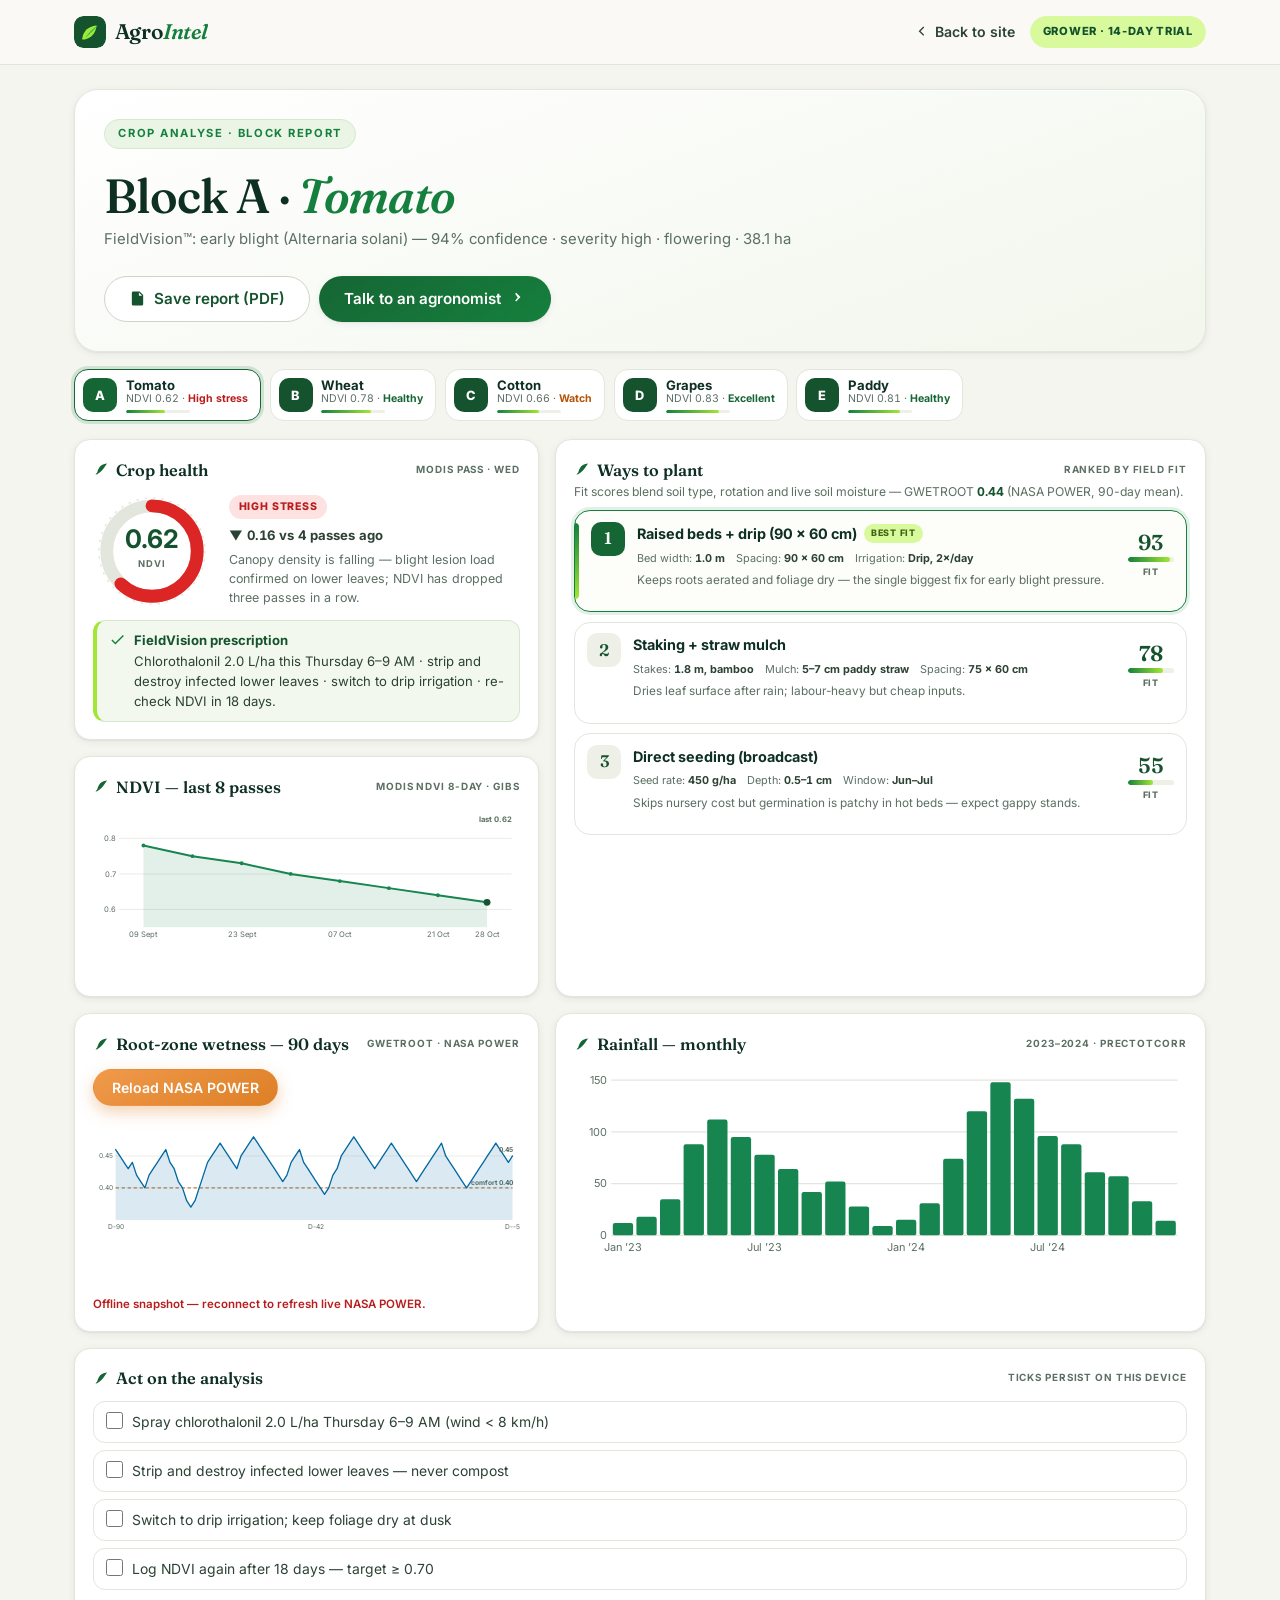
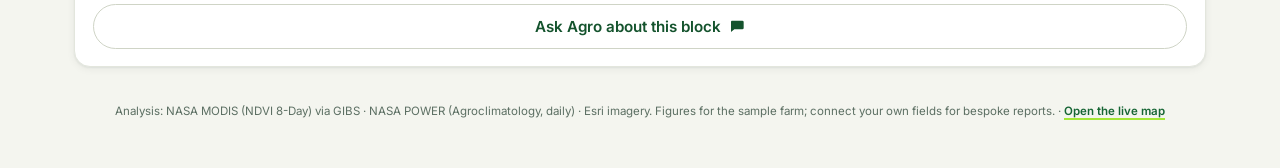
<file: analyse.html>
<!DOCTYPE html>
<html lang="en">
<head>
  <meta charset="UTF-8" />
  <meta name="viewport" content="width=device-width, initial-scale=1.0" />
  <meta name="description" content="Crop analysis report for GreenHarvest North — NDVI trends, root-zone moisture, rainfall and ranked ways to plant, powered by NASA MODIS and NASA POWER." />
  <title>Crop Analyse — GreenHarvest North · AgroIntel</title>
  <link rel="icon" href="data:image/svg+xml,%3Csvg xmlns='http://www.w3.org/2000/svg' viewBox='0 0 32 32'%3E%3Crect width='32' height='32' rx='8' fill='%2314532d'/%3E%3Cpath d='M22.5 9.5c-6.5.6-10.8 3.4-13 8.6-.8 1.9-1.2 3.9-1.2 5.4 1.5 0 3.5-.4 5.4-1.2 5.2-2.2 8-6.5 8.8-12.8z' fill='%23a3e635'/%3E%3Cpath d='M11 22c3.5-6 8-10 12.5-12.5C19 15 14.5 19 11 22z' fill='%2322c55e'/%3E%3C/svg%3E" />
  <link rel="preconnect" href="https://fonts.googleapis.com" />
  <link rel="preconnect" href="https://fonts.gstatic.com" crossorigin />
  <link href="https://fonts.googleapis.com/css2?family=Fraunces:ital,opsz,wght@0,9..144,400..700;1,9..144,400..700&family=Inter:wght@400;500;600;700&display=swap" rel="stylesheet" />
  <link rel="stylesheet" href="styles.css" />
  <link rel="stylesheet" href="get-started.css" />
  <link rel="stylesheet" href="analyse.css" />
</head>
<body class="an-body">

  <!-- Minimal top bar -->
  <header class="gs-topbar no-print">
    <div class="container gs-topbar-inner">
      <a href="index.html" class="logo" aria-label="AgroIntel — back to site">
        <svg class="logo-mark" viewBox="0 0 32 32" width="32" height="32" aria-hidden="true"><rect width="32" height="32" rx="9" fill="#14532d"/><path d="M22.6 9.4c-6.6.6-11 3.5-13.2 8.8-.8 2-1.2 4-1.2 5.4 1.5 0 3.4-.4 5.5-1.2 5.3-2.2 8.1-6.6 8.9-13z" fill="#a3e635"/><path d="M11.2 22.2c3.6-6.1 8.2-10.2 12.7-12.7-4.6 5-9.1 9.4-12.7 12.7z" fill="#22c55e"/></svg>
        <span class="logo-word">Agro<em>Intel</em></span>
      </a>
      <nav class="gs-topnav" aria-label="Report navigation">
        <a href="index.html" class="gs-back">
          <svg viewBox="0 0 24 24" width="16" height="16" aria-hidden="true"><path fill="currentColor" d="M15.3 5.3 13.9 3.9 7 10.8l6.9 6.9 1.4-1.4-5.5-5.5z"/></svg>
          Back to site
        </a>
        <span class="gs-plan-pill">Grower · 14-day trial</span>
      </nav>
    </div>
  </header>

  <main class="an-shell">
    <div class="container an-container">

      <!-- Report header -->
      <div class="an-head">
        <div class="an-head-copy">
          <span class="eyebrow">Crop Analyse · Block report</span>
          <h1 class="an-title">Block <span id="reportBlock">A</span> · <em id="reportCrop">Tomato</em></h1>
          <p class="an-sub" id="reportVerdict">FieldVision™: early blight (Alternaria solani) — 94% confidence · severity high · flowering · 38.1 ha</p>
        </div>
        <div class="an-head-actions no-print">
          <button class="btn btn-outline" id="printReportBtn" type="button">
            <svg viewBox="0 0 24 24" width="17" height="17" aria-hidden="true"><path fill="currentColor" d="M6 2h9l5 5v13a2 2 0 0 1-2 2H6a2 2 0 0 1-2-2V4a2 2 0 0 1 2-2zm8 1.5V8h4.5zM8 12h8v2H8zm0 4h8v2H8z"/></svg>
            Save report (PDF)
          </button>
          <a class="btn btn-primary" href="mailto:hello@agrointel.ag?subject=Block%20A%20—%20acting%20on%20my%20Crop%20Analyse%20report">Talk to an agronomist
            <svg viewBox="0 0 24 24" width="17" height="17" aria-hidden="true"><path fill="currentColor" d="M8.7 5.3 10.1 3.9 16.2 10l-6.1 6.1-1.4-1.4 3.7-3.7z"/></svg>
          </a>
        </div>
      </div>

      <!-- Block switcher -->
      <div class="crop-switch no-print" id="cropSwitch" role="tablist" aria-label="Choose a block"></div>

      <!-- Analysis grid -->
      <div class="an-grid">

        <!-- Score / NDVI gauge -->
        <section class="an-card an-score" aria-label="Crop health score">
          <h2 class="an-card-title">Crop health <span class="an-updated" id="anUpdated">MODIS pass · Wed</span></h2>
          <div class="gauge-row">
            <svg class="gauge" viewBox="0 0 120 120" role="img" aria-label="NDVI gauge">
              <circle cx="60" cy="60" r="54" fill="none" stroke="#e3e6dd" stroke-width="1.4" stroke-dasharray="2.5 6"/>
              <circle cx="60" cy="60" r="46" fill="none" stroke="#e3e6dd" stroke-width="13"/>
              <circle class="gauge-fill" id="gaugeFill" cx="60" cy="60" r="46" fill="none" stroke="#dc2626" stroke-width="13" stroke-linecap="round" stroke-dasharray="289" stroke-dashoffset="170" transform="rotate(-90 60 60)"/>
              <text x="60" y="57" text-anchor="middle" font-size="26" font-weight="700" fill="#14532d" font-family="Inter, sans-serif" id="gaugeValue">0.62</text>
              <text x="60" y="76" text-anchor="middle" font-size="9.5" font-weight="700" fill="#5c6f63" font-family="Inter, sans-serif" letter-spacing="1">NDVI</text>
            </svg>
            <div class="gauge-meta">
              <span class="severity-badge" id="severityBadge">High stress</span>
              <p class="gauge-delta" id="gaugeDelta">▼ 0.16 vs 4 passes ago</p>
              <p class="gauge-note" id="gaugeNote">Canopy density falling — blight lesion load confirmed on lower leaves.</p>
            </div>
          </div>
          <div class="an-rec" id="anRec">
            <svg viewBox="0 0 24 24" width="17" height="17" aria-hidden="true"><path fill="currentColor" d="M9 16.2 4.8 12l-1.4 1.4L9 19 21 7l-1.4-1.4z"/></svg>
            <div><strong>FieldVision prescription</strong><br />Chlorothalonil 2.0 L/ha this Thursday 6–9 AM · strip and destroy infected lower leaves · switch to drip irrigation · re-check NDVI in 18 days.</div>
          </div>
        </section>

        <!-- Ways to plant -->
        <section class="an-card an-planting" aria-label="Ways to plant">
          <div class="an-card-head">
            <h2 class="an-card-title">Ways to plant <span class="an-updated">ranked by field fit</span></h2>
            <p class="an-mini" id="plantBasis">Fit scores blend soil type, rotation and live soil moisture — GWETROOT <span id="gwetrootNow">0.45</span> (NASA POWER, 90-day mean).</p>
          </div>
          <div class="plant-list" id="plantList"></div>
        </section>

        <!-- NDVI history chart -->
        <section class="an-card an-ndvi" aria-label="NDVI history">
          <h2 class="an-card-title">NDVI — last 8 passes <span class="an-updated">MODIS NDVI 8-Day · GIBS</span></h2>
          <div class="chart-wrap" id="ndviChart" role="img" aria-label="Line chart of NDVI over the last eight MODIS passes"></div>
        </section>

        <!-- Root-zone moisture chart -->
        <section class="an-card an-gwet" aria-label="Root-zone wetness">
          <div class="an-card-head split">
            <h2 class="an-card-title">Root-zone wetness — 90 days <span class="an-updated">GWETROOT · NASA POWER</span></h2>
            <button class="btn btn-orange btn-sm no-print" id="reloadPowerBtn" type="button"><span class="btn-label">Reload NASA POWER</span></button>
          </div>
          <div class="chart-wrap" id="gwetChart" role="img" aria-label="Area chart of root-zone wetness over ninety days"></div>
          <p class="chart-status" id="gwetStatus">Loading NASA POWER…</p>
        </section>

        <!-- Rainfall chart -->
        <section class="an-card an-rain" aria-label="Monthly rainfall">
          <h2 class="an-card-title">Rainfall — monthly <span class="an-updated">2023–2024 · PRECTOTCORR</span></h2>
          <div class="chart-wrap" id="rainChart" role="img" aria-label="Bar chart of monthly precipitation 2023 to 2024"></div>
        </section>

        <!-- Actions checklist -->
        <section class="an-card an-actions" aria-label="Actions to take">
          <h2 class="an-card-title">Act on the analysis <span class="an-updated">ticks persist on this device</span></h2>
          <ul class="action-list" id="actionList"></ul>
          <div class="an-actions-footer no-print">
            <a href="index.html#ask" class="btn btn-outline btn-block">Ask Agro about this block
              <svg viewBox="0 0 24 24" width="16" height="16" aria-hidden="true"><path fill="currentColor" d="M4 4h16a2 2 0 0 1 2 2v9a2 2 0 0 1-2 2H8l-5 4V6a2 2 0 0 1 1-2zm4 6h8v2H8zm0-3.5h8v2H8z"/></svg>
            </a>
          </div>
        </section>

      </div>

      <p class="data-credit">Analysis: NASA MODIS (NDVI 8-Day) via GIBS · NASA POWER (Agroclimatology, daily) · Esri imagery. Figures for the sample farm; connect your own fields for bespoke reports. · <a href="index.html#analysis" class="inline-link">Open the live map</a></p>
    </div>
  </main>

  <script src="analyse.js"></script>
</body>
</html>
</file>
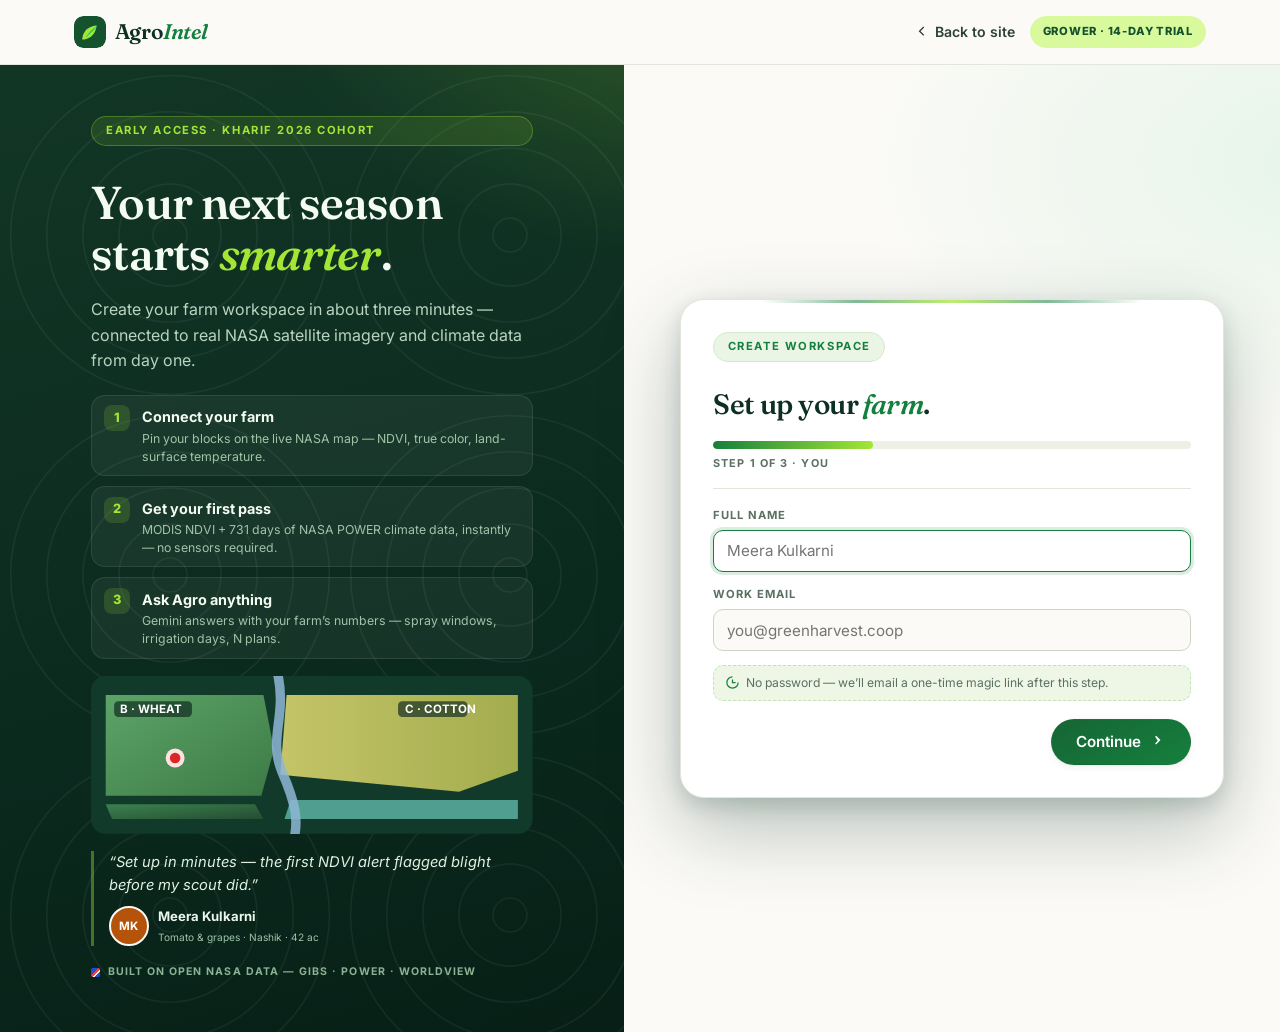
<file: get-started.html>
<!DOCTYPE html>
<html lang="en">
<head>
  <meta charset="UTF-8" />
  <meta name="viewport" content="width=device-width, initial-scale=1.0" />
  <meta name="description" content="Create your AgroIntel workspace in minutes — connect your farm to NASA GIBS satellite imagery and NASA POWER climate data, and get your first NDVI alert free." />
  <title>Get started — AgroIntel</title>
  <link rel="icon" href="data:image/svg+xml,%3Csvg xmlns='http://www.w3.org/2000/svg' viewBox='0 0 32 32'%3E%3Crect width='32' height='32' rx='8' fill='%2314532d'/%3E%3Cpath d='M22.5 9.5c-6.5.6-10.8 3.4-13 8.6-.8 1.9-1.2 3.9-1.2 5.4 1.5 0 3.5-.4 5.4-1.2 5.2-2.2 8-6.5 8.8-12.8z' fill='%23a3e635'/%3E%3Cpath d='M11 22c3.5-6 8-10 12.5-12.5C19 15 14.5 19 11 22z' fill='%2322c55e'/%3E%3C/svg%3E" />
  <link rel="preconnect" href="https://fonts.googleapis.com" />
  <link rel="preconnect" href="https://fonts.gstatic.com" crossorigin />
  <link href="https://fonts.googleapis.com/css2?family=Fraunces:ital,opsz,wght@0,9..144,400..700;1,9..144,400..700&family=Inter:wght@400;500;600;700&display=swap" rel="stylesheet" />
  <link rel="stylesheet" href="styles.css" />
  <link rel="stylesheet" href="get-started.css" />
</head>
<body class="gs-body">

  <!-- Minimal top bar -->
  <header class="gs-topbar">
    <div class="container gs-topbar-inner">
      <a href="index.html" class="logo" aria-label="AgroIntel — back to site">
        <svg class="logo-mark" viewBox="0 0 32 32" width="32" height="32" aria-hidden="true"><rect width="32" height="32" rx="9" fill="#14532d"/><path d="M22.6 9.4c-6.6.6-11 3.5-13.2 8.8-.8 2-1.2 4-1.2 5.4 1.5 0 3.4-.4 5.5-1.2 5.3-2.2 8.1-6.6 8.9-13z" fill="#a3e635"/><path d="M11.2 22.2c3.6-6.1 8.2-10.2 12.7-12.7-4.6 5-9.1 9.4-12.7 12.7z" fill="#22c55e"/></svg>
        <span class="logo-word">Agro<em>Intel</em></span>
      </a>
      <nav class="gs-topnav" aria-label="Get started navigation">
        <a href="index.html" class="gs-back">
          <svg viewBox="0 0 24 24" width="16" height="16" aria-hidden="true"><path fill="currentColor" d="M15.3 5.3 13.9 3.9 7 10.8l6.9 6.9 1.4-1.4-5.5-5.5z"/></svg>
          Back to site
        </a>
        <span class="gs-plan-pill" id="planPill" title="Selected plan">Grower · 14-day trial</span>
      </nav>
    </div>
  </header>

  <main class="gs-shell">
    <!-- LEFT RAIL: pitch + proof -->
    <aside class="gs-rail" aria-label="Why AgroIntel">
      <div class="gs-rail-inner">
        <span class="eyebrow light">Early access · Kharif 2026 cohort</span>
        <h1 class="gs-title">Your next season starts <em>smarter</em>.</h1>
        <p class="gs-sub">Create your farm workspace in about three minutes — connected to real NASA satellite imagery and climate data from day one.</p>

        <ol class="gs-steps-preview">
          <li><span class="gs-step-num">1</span><div><strong>Connect your farm</strong><small>Pin your blocks on the live NASA map — NDVI, true color, land-surface temperature.</small></div></li>
          <li><span class="gs-step-num">2</span><div><strong>Get your first pass</strong><small>MODIS NDVI + 731 days of NASA POWER climate data, instantly — no sensors required.</small></div></li>
          <li><span class="gs-step-num">3</span><div><strong>Ask Agro anything</strong><small>Gemini answers with your farm’s numbers — spray windows, irrigation days, N plans.</small></div></li>
        </ol>

        <!-- Decorative mini map -->
        <svg class="gs-minimap" viewBox="0 0 420 150" aria-hidden="true">
          <defs>
            <linearGradient id="gsW" x1="0" y1="0" x2="1" y2="1"><stop offset="0" stop-color="#5da468"/><stop offset="1" stop-color="#3c7a45"/></linearGradient>
            <linearGradient id="gsC" x1="0" y1="0" x2="1" y2="0"><stop offset="0" stop-color="#c4c468"/><stop offset="1" stop-color="#a3ad4e"/></linearGradient>
            <linearGradient id="gsT" x1="0" y1="0" x2="1" y2="1"><stop offset="0" stop-color="#3f8a52"/><stop offset="1" stop-color="#274f33"/></linearGradient>
          </defs>
          <rect width="420" height="150" rx="14" fill="#123a2a"/>
          <path d="M14 18h150l10 52-12 44H14z" fill="url(#gsW)"/>
          <path d="M14 122h142l8 14H20z" fill="url(#gsT)" opacity="0.9"/>
          <path d="M186 18h220v72l-56 20-170-16z" fill="url(#gsC)"/>
          <path d="M190 118h216v18H184z" fill="#4f9e8f"/>
          <path d="M178 0c8 40-10 60 4 92s14 46 12 58" stroke="#8fb8d8" stroke-width="9" fill="none" stroke-linecap="round" opacity="0.85"/>
          <g font-family="Inter, sans-serif" font-size="11" font-weight="700" fill="#ffffff">
            <rect x="22" y="24" rx="4" width="74" height="15" fill="#0a241b" fill-opacity="0.65"/><text x="28" y="35">B · WHEAT</text>
            <rect x="292" y="24" rx="4" width="66" height="15" fill="#0a241b" fill-opacity="0.65"/><text x="299" y="35">C · COTTON</text>
          </g>
          <g class="gs-ping"><circle cx="80" cy="78" r="9" fill="#fee2e2"/><circle cx="80" cy="78" r="5" fill="#dc2626"/></g>
        </svg>

        <figure class="gs-quote">
          <blockquote>“Set up in minutes — the first NDVI alert flagged blight before my scout did.”</blockquote>
          <figcaption><span class="avatar a2">MK</span><span><strong>Meera Kulkarni</strong><small>Tomato &amp; grapes · Nashik · 42 ac</small></span></figcaption>
        </figure>

        <p class="gs-nasabadge"><span class="nasa-badge-dot" aria-hidden="true"></span>Built on open NASA data — GIBS · POWER · Worldview</p>
      </div>
    </aside>

    <!-- RIGHT RAIL: the wizard -->
    <div class="gs-pane">
      <!-- Sign-in mode (shown with ?mode=signin) -->
      <section class="gs-card gs-signin" id="signinPanel" hidden aria-labelledby="signinTitle">
        <span class="eyebrow">Welcome back</span>
        <h2 id="signinTitle">Email me a <em>magic link</em>.</h2>
        <p class="gs-card-sub">No passwords — we’ll send a one-time sign-in link to your work email.</p>
        <form id="signinForm" class="gs-form" novalidate>
          <label for="signinEmail">Work email</label>
          <input type="email" id="signinEmail" name="email" placeholder="you@greenharvest.coop" autocomplete="email" required />
          <button type="submit" class="btn btn-primary btn-block btn-lg">Send magic link
            <svg viewBox="0 0 24 24" width="18" height="18" aria-hidden="true"><path fill="currentColor" d="M3 20.5 22 12 3 3.5v6.6L15 12 3 13.9z"/></svg>
          </button>
          <p class="gs-switch">New here? <a href="get-started.html" class="inline-link">Create a workspace</a></p>
        </form>
        <div class="gs-note" id="signinDone" hidden>
          <svg viewBox="0 0 24 24" width="22" height="22" aria-hidden="true"><path fill="currentColor" d="M9 16.2 4.8 12l-1.4 1.4L9 19 21 7l-1.4-1.4z"/></svg>
          <p><strong>Signed in as <span id="signinDoneEmail">your inbox</span>.</strong> Taking you to your farm view… (Demo build: nothing was actually emailed, and no real account was created — nothing left this browser.)</p>
        </div>
      </section>

      <!-- Onboarding wizard -->
      <section class="gs-card" id="wizardPanel" aria-labelledby="wizardTitle">
        <div class="gs-card-head">
          <div>
            <span class="eyebrow">Create workspace</span>
            <h2 id="wizardTitle">Set up your <em>farm</em>.</h2>
          </div>
          <div class="gs-progress" role="group" aria-label="Onboarding progress">
            <div class="gs-progress-track"><div class="gs-progress-fill" id="progressFill" style="width:33.33%"></div></div>
            <span class="gs-step-count" id="stepCount">Step 1 of 3 · You</span>
          </div>
        </div>

        <form id="wizardForm" novalidate>
          <!-- STEP 1: About you -->
          <fieldset class="gs-step" data-step="1">
            <legend class="sr-only">About you</legend>
            <div class="gs-field">
              <label for="gsName">Full name</label>
              <input type="text" id="gsName" name="name" placeholder="Meera Kulkarni" autocomplete="name" required />
              <span class="gs-error" id="err-name" hidden>Tell us your name (at least 2 characters).</span>
            </div>
            <div class="gs-field">
              <label for="gsEmail">Work email</label>
              <input type="email" id="gsEmail" name="email" placeholder="you@greenharvest.coop" autocomplete="email" required />
              <span class="gs-error" id="err-email" hidden>Enter a valid work email (e.g. you@greenharvest.coop).</span>
            </div>
            <p class="gs-magicnote">
              <svg viewBox="0 0 24 24" width="15" height="15" aria-hidden="true"><path fill="currentColor" d="M12 2a10 10 0 1 0 10 10h-2a8 8 0 1 1-8-8zm1 5h-2v6h6v-2h-4z"/></svg>
              No password — we’ll email a one-time magic link after this step.
            </p>
            <div class="gs-nav-row">
              <span></span>
              <button type="button" class="btn btn-primary" data-next>Continue
                <svg viewBox="0 0 24 24" width="17" height="17" aria-hidden="true"><path fill="currentColor" d="M8.7 5.3 10.1 3.9 16.2 10l-6.1 6.1-1.4-1.4 3.7-3.7z"/></svg>
              </button>
            </div>
          </fieldset>

          <!-- STEP 2: Your farm -->
          <fieldset class="gs-step" data-step="2" hidden>
            <legend class="sr-only">Your farm</legend>
            <div class="gs-field">
              <label for="gsFarmName">Farm name</label>
              <input type="text" id="gsFarmName" name="farm" placeholder="GreenHarvest North" autocomplete="organization" required />
              <span class="gs-error" id="err-farm" hidden>Name the farm — at least 2 characters.</span>
            </div>
            <div class="gs-field-row">
              <div class="gs-field">
                <label for="gsFarmSize">Farm size</label>
                <select id="gsFarmSize" name="size" required>
                  <option value="" selected disabled>Select…</option>
                  <option value="small">Under 25 acres / 10 ha</option>
                  <option value="medium">25–250 acres / 10–100 ha</option>
                  <option value="large">250–2,500 acres / 100–1,000 ha</option>
                  <option value="estate">2,500+ acres / co-op or estate</option>
                </select>
                <span class="gs-error" id="err-size" hidden>Pick the closest size bracket.</span>
              </div>
              <div class="gs-field">
                <label for="gsCountry">Country</label>
                <select id="gsCountry" name="country">
                  <option value="IN" selected>India</option>
                  <option value="US">United States</option>
                  <option value="BR">Brazil</option>
                  <option value="AR">Argentina</option>
                  <option value="CN">China</option>
                  <option value="AU">Australia</option>
                  <option value="KE">Kenya</option>
                  <option value="NG">Nigeria</option>
                  <option value="ID">Indonesia</option>
                  <option value="TH">Thailand</option>
                  <option value="ES">Spain</option>
                  <option value="FR">France</option>
                  <option value="DE">Germany</option>
                  <option value="GB">United Kingdom</option>
                  <option value="OTHER">Other</option>
                </select>
              </div>
            </div>
            <div class="gs-field">
              <span class="gs-label" id="cropGroupLabel">Primary crops <small>(pick any)</small></span>
              <div class="chip-row" id="cropChips" role="group" aria-labelledby="cropGroupLabel">
                <button type="button" class="gs-chip" data-crop="Wheat" aria-pressed="false">Wheat</button>
                <button type="button" class="gs-chip" data-crop="Rice / Paddy" aria-pressed="false">Rice / Paddy</button>
                <button type="button" class="gs-chip" data-crop="Tomato" aria-pressed="false">Tomato</button>
                <button type="button" class="gs-chip" data-crop="Cotton" aria-pressed="false">Cotton</button>
                <button type="button" class="gs-chip" data-crop="Maize" aria-pressed="false">Maize</button>
                <button type="button" class="gs-chip" data-crop="Grapes" aria-pressed="false">Grapes</button>
                <button type="button" class="gs-chip" data-crop="Soybean" aria-pressed="false">Soybean</button>
                <button type="button" class="gs-chip" data-crop="Sugarcane" aria-pressed="false">Sugarcane</button>
                <button type="button" class="gs-chip" data-crop="Other" aria-pressed="false">Other</button>
              </div>
            </div>
            <fieldset class="gs-field gs-goals">
              <legend class="gs-label">What matters most? <small>(pick any)</small></legend>
              <label class="gs-check"><input type="checkbox" name="goals" value="disease" checked /><span>Disease &amp; pest alerts</span></label>
              <label class="gs-check"><input type="checkbox" name="goals" value="irrigation" checked /><span>Irrigation scheduling (GWETROOT)</span></label>
              <label class="gs-check"><input type="checkbox" name="goals" value="yield" /><span>Yield tracking &amp; forecasts</span></label>
              <label class="gs-check"><input type="checkbox" name="goals" value="spray" /><span>Spray-window planning</span></label>
            </fieldset>
            <div class="gs-nav-row">
              <button type="button" class="btn btn-ghost" data-back>
                <svg viewBox="0 0 24 24" width="17" height="17" aria-hidden="true"><path fill="currentColor" d="M15.3 5.3 13.9 3.9 7 10.8l6.9 6.9 1.4-1.4-5.5-5.5z"/></svg>
                Back
              </button>
              <button type="button" class="btn btn-primary" data-next>Continue
                <svg viewBox="0 0 24 24" width="17" height="17" aria-hidden="true"><path fill="currentColor" d="M8.7 5.3 10.1 3.9 16.2 10l-6.1 6.1-1.4-1.4 3.7-3.7z"/></svg>
              </button>
            </div>
          </fieldset>

          <!-- STEP 3: Connect data -->
          <fieldset class="gs-step" data-step="3" hidden>
            <legend class="sr-only">Connect data sources</legend>
            <p class="gs-card-sub">Choose what feeds your workspace — everything here is open NASA data unless noted.</p>
            <div class="source-list">
              <label class="source-card">
                <input type="checkbox" name="sources" value="gibs" checked />
                <span class="source-body">
                  <span class="source-title">NASA satellite imagery <em class="rec-pill">Recommended</em></span>
                  <span class="source-desc">MODIS True Color · NDVI 8-Day · Land Surface Temp — via GIBS, dated and opacity-tunable.</span>
                </span>
                <span class="source-toggle" aria-hidden="true"></span>
              </label>
              <label class="source-card">
                <input type="checkbox" name="sources" value="power" checked />
                <span class="source-body">
                  <span class="source-title">NASA POWER climate <em class="rec-pill">Recommended</em></span>
                  <span class="source-desc">731 days of rainfall, temperature and root-zone wetness (GWETROOT) — updates continuously.</span>
                </span>
                <span class="source-toggle" aria-hidden="true"></span>
              </label>
              <label class="source-card">
                <input type="checkbox" name="sources" value="sentinel" />
                <span class="source-body">
                  <span class="source-title">Sentinel-2, weekly <em class="opt-pill">Grower plan</em></span>
                  <span class="source-desc">10 m resolution, weekly tasking. Included in Grower; available as add-on for Starter.</span>
                </span>
                <span class="source-toggle" aria-hidden="true"></span>
              </label>
              <label class="source-card">
                <input type="checkbox" name="sources" value="probes" />
                <span class="source-body">
                  <span class="source-title">Soil probes / IoT <em class="opt-pill">Optional</em></span>
                  <span class="source-desc">Bring your own sensors (Modbus / LoRaWAN) — AgroIntel ingests readings automatically.</span>
                </span>
                <span class="source-toggle" aria-hidden="true"></span>
              </label>
            </div>
            <label class="gs-check gs-consent">
              <input type="checkbox" id="gsConsent" required />
              <span>I agree to the <a href="#" class="inline-link">Terms</a> &amp; <a href="#" class="inline-link">Privacy Policy</a>, and consent to anonymized, aggregate field analytics. My data stays mine — export or delete anytime.</span>
            </label>
            <span class="gs-error" id="err-consent" hidden>Please agree to continue — it’s the only checkbox we need.</span>
            <div class="gs-nav-row">
              <button type="button" class="btn btn-ghost" data-back>
                <svg viewBox="0 0 24 24" width="17" height="17" aria-hidden="true"><path fill="currentColor" d="M15.3 5.3 13.9 3.9 7 10.8l6.9 6.9 1.4-1.4-5.5-5.5z"/></svg>
                Back
              </button>
              <button type="submit" class="btn btn-lime btn-lg">Create my farm workspace
                <svg viewBox="0 0 24 24" width="18" height="18" aria-hidden="true"><path fill="currentColor" d="M9 16.2 4.8 12l-1.4 1.4L9 19 21 7l-1.4-1.4z"/></svg>
              </button>
            </div>
          </fieldset>
        </form>

        <!-- Success state -->
        <div class="gs-done" id="donePanel" hidden tabindex="-1">
          <span class="gs-done-ring"><svg viewBox="0 0 24 24" width="40" height="40" aria-hidden="true"><path fill="currentColor" d="M9 16.2 4.8 12l-1.4 1.4L9 19 21 7l-1.4-1.4z"/></svg></span>
          <h2>Welcome aboard<span id="doneName"></span>.</h2>
          <p>We’ll email <strong id="doneEmail">your inbox</strong> a magic sign-in link and your onboarding slot — usually within one working day.</p>
          <ul class="gs-done-summary" id="doneSummary" aria-label="Your workspace summary"></ul>
          <div class="gs-done-actions">
            <a href="analyse.html" class="btn btn-primary">Continue to Crop Analyse
              <svg viewBox="0 0 24 24" width="17" height="17" aria-hidden="true"><path fill="currentColor" d="M8.7 5.3 10.1 3.9 16.2 10l-6.1 6.1-1.4-1.4 3.7-3.7z"/></svg>
            </a>
            <a href="index.html#analysis" class="btn btn-outline">Explore NASA Live</a>
            <a href="index.html" class="btn btn-ghost">Back to site</a>
          </div>
          <p class="gs-done-note">Demo build: your entries never leave this browser — nothing was emailed or stored on a server.</p>
        </div>
      </section>
    </div>
  </main>

  <script src="get-started.js"></script>
</body>
</html>
</file>
<file: styles.css>
﻿/* ==========================================================
   AgroIntel — light modern SaaS landing
   ========================================================== */

:root {
  --bg: #fbfaf7;
  --surface: #ffffff;
  --surface-2: #f4f5ef;        /* warm tinted section */
  --surface-3: #eef0e8;

  --ink: #16281f;
  --ink-soft: #2c4234;
  --muted: #5c6f63;

  --green-950: #0e2f23;
  --green-900: #14532d;
  --green-800: #166534;
  --green-700: #15803d;
  --green-600: #16a34a;
  --green-500: #22c55e;
  --lime: #a3e635;
  --lime-soft: #d9f99d;

  /* Fixed brand fills - unlike --green-950/900/800 above (which flip to a
     light color for heading text in dark mode below), these never change:
     use them for anything that must stay dark-green regardless of theme
     (solid button/footer backgrounds, avatars, badges on a fixed light chip). */
  --fill-950: #0e2f23;
  --fill-900: #14532d;
  --fill-800: #166534;
  --fill-ink: #16281f;
  --fill-ink-soft: #2c4234;

  --amber: #d97706;
  --red: #dc2626;

  --line: #e3e6dd;
  --line-strong: #cfd4c6;

  --shadow-sm: 0 1px 2px rgba(18, 40, 31, 0.06), 0 2px 8px rgba(18, 40, 31, 0.06);
  --shadow-md: 0 4px 12px rgba(18, 40, 31, 0.08), 0 16px 40px rgba(18, 40, 31, 0.10);
  --shadow-lg: 0 8px 20px rgba(14, 47, 35, 0.16), 0 30px 80px rgba(14, 47, 35, 0.28);
  --shadow-xs: 0 1px 1px rgba(18, 40, 31, 0.05), 0 4px 12px rgba(18, 40, 31, 0.05);

  --radius-sm: 10px;
  --radius: 16px;
  --radius-lg: 24px;

  --topo: url("data:image/svg+xml,%3Csvg xmlns='http://www.w3.org/2000/svg' width='320' height='320' viewBox='0 0 320 320'%3E%3Cg fill='none' stroke='%23ffffff' stroke-opacity='0.055' stroke-width='1.4'%3E%3Cellipse cx='160' cy='160' rx='150' ry='150'/%3E%3Cellipse cx='160' cy='160' rx='116' ry='116'/%3E%3Cellipse cx='160' cy='160' rx='82' ry='82'/%3E%3Cellipse cx='160' cy='160' rx='48' ry='48'/%3E%3Cellipse cx='160' cy='160' rx='16' ry='16'/%3E%3C/g%3E%3C/svg%3E");

  --container: 1180px;
  --nav-h: 72px;

  --font-body: "Inter", system-ui, -apple-system, "Segoe UI", sans-serif;
  --font-display: "Fraunces", Georgia, "Times New Roman", serif;

  --nav-bg: rgba(251, 250, 247, 0.78);
  --nav-bg-scrolled: rgba(251, 250, 247, 0.92);
}

/* ============ Dark mode ============
   Three states, via the theme toggle in the nav: light (default), dark
   (forced), system (follows the OS). "System" is the absence of a
   data-theme attribute, so it's covered by the plain media query; "dark"
   is forced by data-theme="dark" regardless of the OS setting; "light" is
   forced by data-theme="light", which simply never matches either block
   below, so :root's own light values apply. */
@media (prefers-color-scheme: dark) {
  :root:not([data-theme="light"]):not([data-theme="dark"]) {
    --bg: #121a16;
    --surface: #1a2420;
    --surface-2: #202b25;
    --surface-3: #26332c;
    --ink: #e9f2ec;
    --ink-soft: #cfe0d5;
    --muted: #94a99c;
    --green-950: #eaf3ec;
    --green-900: #d7e8dc;
    --green-800: #c3ddc9;
    --line: #2e3b33;
    --line-strong: #3d4c42;
    --shadow-sm: 0 1px 2px rgba(0, 0, 0, 0.25), 0 2px 8px rgba(0, 0, 0, 0.3);
    --shadow-md: 0 4px 12px rgba(0, 0, 0, 0.3), 0 16px 40px rgba(0, 0, 0, 0.4);
    --shadow-lg: 0 8px 20px rgba(0, 0, 0, 0.35), 0 30px 80px rgba(0, 0, 0, 0.5);
    --shadow-xs: 0 1px 1px rgba(0, 0, 0, 0.2), 0 4px 12px rgba(0, 0, 0, 0.2);
    --nav-bg: rgba(18, 26, 22, 0.78);
    --nav-bg-scrolled: rgba(18, 26, 22, 0.92);
  }
}
:root[data-theme="dark"] {
  --bg: #121a16;
  --surface: #1a2420;
  --surface-2: #202b25;
  --surface-3: #26332c;
  --ink: #e9f2ec;
  --ink-soft: #cfe0d5;
  --muted: #94a99c;
  --green-950: #eaf3ec;
  --green-900: #d7e8dc;
  --green-800: #c3ddc9;
  --line: #2e3b33;
  --line-strong: #3d4c42;
  --shadow-sm: 0 1px 2px rgba(0, 0, 0, 0.25), 0 2px 8px rgba(0, 0, 0, 0.3);
  --shadow-md: 0 4px 12px rgba(0, 0, 0, 0.3), 0 16px 40px rgba(0, 0, 0, 0.4);
  --shadow-lg: 0 8px 20px rgba(0, 0, 0, 0.35), 0 30px 80px rgba(0, 0, 0, 0.5);
  --shadow-xs: 0 1px 1px rgba(0, 0, 0, 0.2), 0 4px 12px rgba(0, 0, 0, 0.2);
  --nav-bg: rgba(18, 26, 22, 0.78);
  --nav-bg-scrolled: rgba(18, 26, 22, 0.92);
}
* { margin: 0; padding: 0; box-sizing: border-box; }

[hidden] { display: none !important; }

html {
  scroll-behavior: smooth;
  scroll-padding-top: calc(var(--nav-h) + 12px);
}

body {
  font-family: var(--font-body);
  background: var(--bg);
  color: var(--ink);
  line-height: 1.6;
  -webkit-font-smoothing: antialiased;
  text-rendering: optimizeLegibility;
  overflow-x: hidden;
  transition: background-color 0.2s, color 0.2s;
}

.container {
  width: 100%;
  max-width: var(--container);
  margin-inline: auto;
  padding-inline: 1.5rem;
}

.sr-only {
  position: absolute; width: 1px; height: 1px;
  clip-path: inset(50%); overflow: hidden; white-space: nowrap;
}

:focus-visible {
  outline: 3px solid var(--green-600);
  outline-offset: 2px;
  border-radius: 4px;
}

/* ============ Buttons ============ */
.btn {
  display: inline-flex;
  align-items: center;
  gap: 0.5rem;
  font-family: var(--font-body);
  font-weight: 600;
  font-size: 0.95rem;
  line-height: 1;
  padding: 0.85rem 1.5rem;
  border-radius: 999px;
  border: 1px solid transparent;
  cursor: pointer;
  text-decoration: none;
  white-space: nowrap;
  position: relative;
  overflow: hidden;
  isolation: isolate;
  transition: transform 0.18s ease, box-shadow 0.18s ease, background 0.18s ease, color 0.18s ease, border-color 0.18s ease;
}
.btn::after {
  content: "";
  position: absolute;
  top: -45%;
  bottom: -45%;
  left: -30%;
  width: 42%;
  background: linear-gradient(100deg, transparent, rgba(255, 255, 255, 0.28), transparent);
  transform: translateX(-160%) skewX(-18deg);
  transition: transform 0.7s ease;
  pointer-events: none;
}
.btn:hover::after { transform: translateX(360%) skewX(-18deg); }
.btn:hover { transform: translateY(-2px); }
.btn:active { transform: translateY(0); }

.btn-sm { padding: 0.65rem 1.1rem; font-size: 0.88rem; }
.btn-lg { padding: 1.05rem 1.8rem; font-size: 1rem; }
.btn-block { width: 100%; justify-content: center; }

.btn-primary {
  background: linear-gradient(150deg, var(--fill-800), var(--green-700));
  color: #fff;
  box-shadow: var(--shadow-sm);
}
.btn-primary:hover { background: linear-gradient(150deg, var(--fill-900), var(--fill-800)); box-shadow: var(--shadow-md); }

.btn-lime {
  background: linear-gradient(150deg, #bef264, var(--lime));
  color: #173a13;
  box-shadow: 0 8px 22px rgba(163, 230, 53, 0.35);
}
.btn-lime:hover { box-shadow: 0 12px 30px rgba(163, 230, 53, 0.45); }

.btn-outline {
  background: var(--surface);
  border-color: var(--line-strong);
  color: var(--green-900);
}
.btn-outline:hover { border-color: var(--green-700); color: var(--green-800); box-shadow: var(--shadow-sm); }

.btn-ghost { background: transparent; color: var(--ink-soft); }
.btn-ghost:hover { background: var(--surface-2); }

/* ============ Announcement bar ============ */
.announce {
  background: var(--fill-950);
  color: #d8ecd9;
  font-size: 0.82rem;
}
.announce-inner {
  display: flex;
  align-items: center;
  justify-content: center;
  gap: 0.7rem;
  padding: 0.5rem 2.5rem 0.5rem 1.5rem;
  position: relative;
  text-align: center;
}
.announce-dot {
  width: 8px; height: 8px; border-radius: 50%;
  background: var(--lime);
  box-shadow: 0 0 0 0 rgba(163, 230, 53, 0.6);
  animation: ping 2.2s cubic-bezier(0, 0, 0.2, 1) infinite;
  flex-shrink: 0;
}
@keyframes ping {
  0% { box-shadow: 0 0 0 0 rgba(163, 230, 53, 0.55); }
  75%, 100% { box-shadow: 0 0 0 7px rgba(163, 230, 53, 0); }
}
.announce p { margin: 0; }
.announce strong { color: #fff; font-weight: 600; }
.announce-link {
  display: inline-flex; align-items: center; gap: 0.3rem;
  color: var(--lime); text-decoration: none; font-weight: 600;
}
.announce-link:hover { text-decoration: underline; }
.announce-close {
  position: absolute; right: 0.6rem; top: 50%; transform: translateY(-50%);
  background: transparent; border: 0; color: #9fc4a8; cursor: pointer;
  padding: 0.25rem; border-radius: 6px;
}
.announce-close:hover { color: #fff; background: rgba(255,255,255,0.08); }

/* ============ Navbar ============ */
.nav {
  position: sticky;
  top: 0;
  z-index: 60;
  height: var(--nav-h);
  background: var(--nav-bg);
  backdrop-filter: blur(14px);
  -webkit-backdrop-filter: blur(14px);
  border-bottom: 1px solid transparent;
  transition: border-color 0.25s, box-shadow 0.25s, background 0.25s;
}
.nav.scrolled {
  border-bottom-color: var(--line);
  background: var(--nav-bg-scrolled);
  box-shadow: 0 6px 24px rgba(18, 40, 31, 0.06);
}
.nav-inner {
  height: 100%;
  display: flex;
  align-items: center;
  justify-content: space-between;
  gap: 1rem;
}

.logo { display: inline-flex; align-items: center; gap: 0.55rem; text-decoration: none; }
.logo-mark { display: block; border-radius: 9px; }
.logo-word {
  font-family: var(--font-display);
  font-weight: 600;
  font-size: 1.32rem;
  letter-spacing: -0.02em;
  color: var(--green-950);
}
.logo-word em { font-style: italic; color: var(--green-700); }
.logo-word.light { color: #f2f7ef; }
.logo-word.light em { color: var(--lime); }

.nav-links {
  display: flex;
  align-items: center;
  gap: 1.6rem;
}
.nav-links a {
  color: var(--ink-soft);
  text-decoration: none;
  font-size: 0.92rem;
  font-weight: 500;
  padding: 0.35rem 0.1rem;
  border-bottom: 2px solid transparent;
  transition: color 0.2s, border-color 0.2s;
}
.nav-links a:hover { color: var(--green-800); border-bottom-color: var(--lime); }

.nav-cta { display: flex; align-items: center; gap: 0.6rem; }

.theme-toggle {
  display: inline-flex;
  align-items: center;
  justify-content: center;
  width: 38px; height: 38px;
  border-radius: 10px;
  border: 1px solid var(--line-strong);
  background: var(--surface);
  color: var(--ink-soft);
  cursor: pointer;
  transition: background 0.2s, border-color 0.2s, color 0.2s;
}
.theme-toggle:hover { border-color: var(--green-700); color: var(--green-700); }
.theme-toggle .theme-icon { display: none; }
.theme-toggle[data-mode="light"] .theme-icon-light,
.theme-toggle[data-mode="dark"] .theme-icon-dark,
.theme-toggle[data-mode="system"] .theme-icon-system { display: block; }

.hamburger {
  display: none;
  flex-direction: column;
  gap: 5px;
  background: transparent;
  border: 1px solid var(--line-strong);
  border-radius: 10px;
  padding: 0.62rem 0.55rem;
  cursor: pointer;
}
.hamburger span {
  display: block; width: 20px; height: 2px;
  background: var(--fill-950); border-radius: 2px;
  transition: transform 0.25s, opacity 0.25s;
}
.hamburger[aria-expanded="true"] span:nth-child(1) { transform: translateY(7px) rotate(45deg); }
.hamburger[aria-expanded="true"] span:nth-child(2) { opacity: 0; }
.hamburger[aria-expanded="true"] span:nth-child(3) { transform: translateY(-7px) rotate(-45deg); }

/* ============ Hero ============ */
.hero {
  position: relative;
  padding: 4.2rem 0 4.5rem;
  overflow: hidden;
  background:
    var(--topo),
    radial-gradient(1100px 500px at 85% -10%, rgba(163, 230, 53, 0.22), transparent 55%),
    radial-gradient(800px 480px at -15% 20%, rgba(34, 197, 94, 0.14), transparent 55%),
    var(--bg);
  background-size: 340px, auto, auto, auto;
}
.hero::after { /* faint dotted grid */
  content: "";
  position: absolute; inset: 0;
  background-image: radial-gradient(rgba(22, 40, 31, 0.10) 1px, transparent 1px);
  background-size: 22px 22px;
  pointer-events: none;
  mask-image: linear-gradient(180deg, rgba(0,0,0,0.7), transparent 70%);
  -webkit-mask-image: linear-gradient(180deg, rgba(0,0,0,0.7), transparent 70%);
}
.hero-grid {
  position: relative;
  display: grid;
  grid-template-columns: 1.02fr 1fr;
  gap: 3rem;
  align-items: center;
}

.pill {
  display: inline-flex;
  align-items: center;
  gap: 0.5rem;
  font-size: 0.78rem;
  font-weight: 600;
  letter-spacing: 0.02em;
  color: var(--fill-900); /* this chip's own background is always light, so its text must always be dark too */
  background: #eef7e6;
  border: 1px solid #d8ecc9;
  border-radius: 999px;
  padding: 0.4rem 0.9rem;
  margin-bottom: 1.15rem;
}
.pill-pulse {
  width: 8px; height: 8px; border-radius: 50%; background: var(--green-600);
  animation: ping 2.2s cubic-bezier(0,0,0.2,1) infinite;
}

.display {
  font-family: var(--font-display);
  font-weight: 560;
  font-size: clamp(2.6rem, 5vw + 1rem, 4rem);
  line-height: 1.06;
  letter-spacing: -0.025em;
  color: var(--green-950);
  text-wrap: balance;
}
.display em {
  font-style: italic;
  color: var(--green-700);
  background: linear-gradient(transparent 62%, rgba(163, 230, 53, 0.5) 62%, rgba(163, 230, 53, 0.5) 96%, transparent 96%);
  padding-inline: 0.06em;
}
.lede {
  margin-top: 1.3rem;
  font-size: 1.13rem;
  color: var(--muted);
  max-width: 34rem;
}
.hero-ctas {
  display: flex;
  flex-wrap: wrap;
  gap: 0.8rem;
  margin-top: 1.7rem;
}

.hero-trust {
  display: flex;
  align-items: center;
  gap: 1.1rem;
  margin-top: 2rem;
}
.avatars { display: flex; }
.avatar {
  width: 40px; height: 40px; border-radius: 50%;
  display: inline-flex; align-items: center; justify-content: center;
  font-size: 0.72rem; font-weight: 700; color: #fff;
  border: 2px solid var(--bg);
  margin-left: -10px;
}
.avatar:first-child { margin-left: 0; }
.a1 { background: #0e7490; } .a2 { background: #b45309; } .a3 { background: #4d7c0f; }
.a4 { background: #6d28d9; } .a5 { background: var(--fill-900); font-size: 0.95rem; }

.stars { display: flex; gap: 2px; }
.stars svg { width: 16px; height: 16px; fill: #f59e0b; }
.trust-copy { font-size: 0.8rem; color: var(--muted); line-height: 1.45; margin-top: 0.2rem; }
.trust-copy strong { color: var(--ink); }

/* ===== Hero visual: dashboard mock ===== */
.hero-visual { position: relative; }
.dash-card {
  background: var(--surface);
  border: 1px solid var(--line);
  border-radius: var(--radius-lg);
  box-shadow: var(--shadow-md);
}
.main-card { position: relative; z-index: 2; overflow: hidden; }
.dash-topbar {
  display: flex; align-items: center; gap: 0.4rem;
  padding: 0.75rem 1rem;
  border-bottom: 1px solid var(--line);
  background: var(--surface-2);
}
.dot { width: 10px; height: 10px; border-radius: 50%; }
.d-red { background: #f87171; } .d-amber { background: #fbbf24; } .d-green { background: #34d399; }
.dash-title {
  margin-left: 0.5rem;
  font-size: 0.72rem; font-weight: 600; color: var(--ink-soft);
  overflow: hidden; text-overflow: ellipsis; white-space: nowrap;
}
.dash-badge {
  margin-left: auto;
  font-size: 0.68rem; font-weight: 700; letter-spacing: 0.03em;
  color: var(--fill-900); background: var(--lime-soft);
  padding: 0.25rem 0.6rem; border-radius: 999px;
}
.dash-body {
  display: grid;
  grid-template-columns: 1.15fr 1fr;
  gap: 0.9rem;
  padding: 0.9rem;
}
.field-map { width: 100%; height: auto; display: block; border-radius: 14px; }
.pin circle { transition: r 0.2s; }
.pin { animation: pulse-pin 2.4s ease-in-out infinite; transform-origin: center; }
@keyframes pulse-pin {
  0%, 100% { opacity: 1; }
  50% { opacity: 0.55; }
}

.diag-panel {
  background: var(--surface-2);
  border-radius: 14px;
  padding: 0.9rem;
  display: flex;
  flex-direction: column;
  gap: 0.4rem;
}
.diag-label {
  font-size: 0.68rem; text-transform: uppercase;
  letter-spacing: 0.09em; color: var(--muted); font-weight: 700;
}
.diag-title {
  font-family: var(--font-display);
  font-size: 1.22rem; line-height: 1.2; color: var(--green-950); font-weight: 600;
}
.diag-title span { font-family: var(--font-body); font-size: 0.72rem; font-style: italic; color: var(--muted); font-weight: 500; }
.conf-row { display: flex; justify-content: space-between; font-size: 0.72rem; color: var(--muted); margin-top: 0.15rem; }
.conf-row strong { color: var(--green-800); }
.conf-track {
  height: 8px; border-radius: 999px; background: #dde4da; overflow: hidden;
}
.conf-track.slim { height: 6px; }
.conf-fill {
  height: 100%; border-radius: 999px;
  background: linear-gradient(90deg, var(--green-600), var(--lime));
  transition: width 0.9s cubic-bezier(0.22, 1, 0.36, 1);
}
.diag-rec {
  display: flex; gap: 0.4rem; align-items: flex-start;
  font-size: 0.72rem; line-height: 1.45; color: var(--green-900);
  background: var(--surface); border: 1px solid var(--line);
  padding: 0.5rem 0.6rem; border-radius: 10px; margin-top: 0.15rem;
}
.diag-rec svg { color: var(--green-700); flex-shrink: 0; margin-top: 1px; }

/* Crop health list (hero) */
.crop-health {
  list-style: none;
  display: flex;
  flex-direction: column;
  gap: 0.32rem;
  margin: 0.15rem 0 0.35rem;
}
.ch-row {
  display: flex; align-items: center; gap: 0.45rem;
  font-size: 0.74rem;
  background: var(--surface);
  border: 1px solid var(--line);
  border-radius: 8px;
  padding: 0.34rem 0.5rem;
}
.ch-dot { width: 8px; height: 8px; border-radius: 50%; flex-shrink: 0; }
.ch-name { font-weight: 600; color: var(--ink-soft); }
.ch-val { margin-left: auto; font-weight: 700; font-variant-numeric: tabular-nums; color: var(--green-950); }
.ch-row.ok .ch-dot { background: var(--green-500); }
.ch-row.watch .ch-dot { background: #eab308; }
/* Alert rows keep a fixed light-red tint (a status color, not a theme
   surface) in both themes, so their own text is pinned dark to match. */
.ch-row.alert { border-color: #fecaca; background: #fff7f5; }
.ch-row.alert .ch-name { color: var(--fill-ink-soft); }
.ch-row.alert .ch-dot { background: var(--red); animation: ping 1.8s cubic-bezier(0,0,0.2,1) infinite; }
.ch-row.alert .ch-val { color: #b91c1c; }

.dash-foot {
  display: grid;
  grid-template-columns: repeat(3, 1fr);
  border-top: 1px solid var(--line);
}
.foot-metric {
  padding: 0.65rem 0.9rem;
  display: flex; flex-direction: column;
}
.foot-metric + .foot-metric { border-left: 1px solid var(--line); }
.foot-metric span { font-size: 0.64rem; text-transform: uppercase; letter-spacing: 0.08em; color: var(--muted); font-weight: 600; }
.foot-metric strong { font-size: 0.9rem; color: var(--green-950); }

/* Floating cards */
.float-card {
  position: absolute;
  z-index: 3;
  display: flex;
  align-items: center;
  gap: 0.55rem;
  background: rgba(255, 255, 255, 0.92);
  backdrop-filter: blur(8px);
  border: 1px solid var(--line);
  border-radius: 14px;
  padding: 0.55rem 0.75rem;
  box-shadow: var(--shadow-md);
  animation: floaty 6s ease-in-out infinite;
}
.float-card strong { display: block; font-size: 0.76rem; color: var(--ink); line-height: 1.25; }
.float-card small { font-size: 0.66rem; color: var(--muted); }
.fc-icon {
  width: 34px; height: 34px; border-radius: 10px;
  display: inline-flex; align-items: center; justify-content: center;
}
.fc-blue { background: #e0f2fe; color: #0369a1; }
.fc-amber { background: #fef3c7; color: #b45309; }
.fc-green { background: #dcfce7; color: var(--fill-800); }

.fc-1 { top: -1.4rem; left: -2.2rem; animation-delay: 0s; }
.fc-2 { top: 38%; right: -2.6rem; animation-delay: 1.6s; }
.fc-3 { bottom: -1.5rem; left: 14%; animation-delay: 3.1s; }

@keyframes floaty {
  0%, 100% { transform: translateY(0); }
  50% { transform: translateY(-10px); }
}

/* ============ Logo strip ============ */
.logo-strip {
  border-top: 1px solid var(--line);
  border-bottom: 1px solid var(--line);
  padding: 1.6rem 0;
  background: var(--surface);
}
.strip-label {
  text-align: center;
  font-size: 0.72rem; font-weight: 700;
  text-transform: uppercase; letter-spacing: 0.12em;
  color: var(--muted);
  margin-bottom: 1rem;
}
.strip-row {
  display: flex; flex-wrap: wrap; justify-content: center;
  gap: 1rem 2.6rem;
}
.wordmark {
  font-family: var(--font-display);
  font-weight: 600; font-size: 1.05rem;
  color: #8b978d;
  letter-spacing: -0.01em;
  white-space: nowrap;
  transition: color 0.2s;
}
.wordmark:hover { color: var(--green-800); }

/* ============ Stats ============ */
.stats { padding: 3rem 0; background: var(--bg); }
.stats-grid {
  display: grid;
  grid-template-columns: repeat(4, 1fr);
  gap: 1rem;
}
.stat {
  text-align: center;
  padding: 0.5rem 0.75rem;
  border-left: 1px solid var(--line-strong);
}
.stat:first-child { border-left: 0; }
.stat strong {
  display: block;
  font-family: var(--font-display);
  font-size: clamp(1.9rem, 3vw, 2.6rem);
  font-weight: 600;
  color: var(--green-900);
  letter-spacing: -0.02em;
  line-height: 1.1;
}
.stat span {
  display: block;
  margin-top: 0.35rem;
  font-size: 0.8rem;
  color: var(--muted);
  max-width: 13rem;
  margin-inline: auto;
  line-height: 1.45;
}

/* ============ Sections common ============ */
.section { padding: 5rem 0; }
.section-tinted { background: var(--surface-2); border-block: 1px solid var(--line); }

.section-head { max-width: 46rem; margin: 0 auto 3rem; text-align: center; }
.section-head.left { margin-inline: 0; text-align: left; max-width: 26rem; }
.eyebrow {
  display: inline-block;
  font-size: 0.7rem; font-weight: 700;
  text-transform: uppercase; letter-spacing: 0.14em;
  color: var(--green-700);
  background: #eaf5e6;
  border: 1px solid #d5e8cd;
  padding: 0.32rem 0.85rem;
  border-radius: 999px;
  margin-bottom: 0.9rem;
}
.eyebrow.light { background: rgba(163, 230, 53, 0.12); border-color: rgba(163, 230, 53, 0.3); color: var(--lime); }
.section-title {
  font-family: var(--font-display);
  font-weight: 560;
  font-size: clamp(1.9rem, 3.6vw, 2.9rem);
  letter-spacing: -0.02em;
  line-height: 1.15;
  color: var(--green-950);
  text-wrap: balance;
}
.section-title em {
  font-style: italic;
  color: var(--green-700);
}
.section-sub {
  margin-top: 0.85rem;
  color: var(--muted);
  font-size: 1.02rem;
}
.inline-link { color: var(--green-800); font-weight: 600; text-decoration: none; border-bottom: 2px solid var(--lime); }
.inline-link:hover { color: var(--green-900); }

/* ============ Feature grid ============ */
.feature-grid {
  display: grid;
  grid-template-columns: repeat(3, 1fr);
  gap: 1.25rem;
}
.feature-card {
  background: var(--surface);
  border: 1px solid var(--line);
  border-radius: var(--radius);
  padding: 1.5rem;
  display: flex;
  flex-direction: column;
  gap: 0.6rem;
  box-shadow: var(--shadow-sm);
  transition: transform 0.25s ease, box-shadow 0.25s ease, border-color 0.25s ease;
  position: relative;
}
.feature-card:hover {
  transform: translateY(-5px);
  box-shadow: var(--shadow-md);
  border-color: #cfe3c2;
}
.f-icon {
  width: 48px; height: 48px;
  border-radius: 13px;
  display: inline-flex; align-items: center; justify-content: center;
  margin-bottom: 0.2rem;
}
.fi-green { background: #dcfce7; color: var(--fill-800); }
.fi-lime  { background: #ecfccb; color: #4d7c0f; }
.fi-teal  { background: #ccfbf1; color: #0f766e; }
.fi-blue  { background: #e0f2fe; color: #0369a1; }
.fi-amber { background: #fef3c7; color: #b45309; }
.fi-violet{ background: #ede9fe; color: #6d28d9; }

.feature-card h3 {
  font-family: var(--font-display);
  font-size: 1.18rem; font-weight: 600;
  letter-spacing: -0.01em; color: var(--green-950);
}
.feature-card p { font-size: 0.92rem; color: var(--muted); }
.f-tag {
  margin-top: auto;
  align-self: flex-start;
  font-size: 0.7rem; font-weight: 700;
  letter-spacing: 0.06em; text-transform: uppercase;
  color: var(--green-800);
  border-top: 1px solid var(--line);
  padding-top: 0.8rem;
  width: 100%;
}

/* ============ Steps ============ */
.steps {
  list-style: none;
  display: grid;
  grid-template-columns: repeat(3, 1fr);
  gap: 1.25rem;
  counter-reset: step;
}
.step {
  background: var(--surface);
  border: 1px solid var(--line);
  border-radius: var(--radius);
  padding: 1.6rem;
  box-shadow: var(--shadow-sm);
  display: flex;
  flex-direction: column;
  gap: 0.55rem;
}
.step-num {
  font-family: var(--font-display);
  font-size: 2rem;
  font-weight: 600;
  color: transparent;
  -webkit-text-stroke: 1.3px var(--green-800);
  letter-spacing: 0.02em;
}
.step h3 {
  font-family: var(--font-display);
  font-size: 1.25rem; color: var(--green-950); font-weight: 600;
}
.step p { font-size: 0.92rem; color: var(--muted); }
.step-chip {
  margin-top: auto;
  font-size: 0.76rem;
  color: var(--fill-900);
  background: #eef7e6;
  border: 1px dashed #bfe3b4;
  border-radius: 10px;
  padding: 0.55rem 0.75rem;
  font-style: italic;
}

/* ============ Chat panel (shared) ============ */
.clear-chat {
  border: 1px solid var(--line-strong);
  background: var(--surface);
  color: var(--ink-soft);
  font-size: 0.75rem; font-weight: 600;
  border-radius: 8px;
  padding: 0.4rem;
  display: inline-flex;
  cursor: pointer;
  transition: border-color 0.2s, color 0.2s;
}
.clear-chat:hover { border-color: var(--red); color: var(--red); }

/* Right panel: chat */
.chat-panel {
  display: flex;
  flex-direction: column;
  background: var(--surface);
  min-height: 0;
}
.chat-header {
  display: flex; align-items: center; justify-content: space-between;
  padding: 0.8rem 1rem;
  border-bottom: 1px solid var(--line);
  background: var(--surface-2);
}
.chat-id { display: flex; align-items: center; gap: 0.65rem; }
.chat-avatar { display: inline-flex; }
.chat-name { font-weight: 700; font-size: 0.98rem; color: var(--green-950); letter-spacing: -0.01em; }
.chat-status {
  display: flex; align-items: center; gap: 0.4rem;
  font-size: 0.72rem; color: var(--muted);
}
.status-dot {
  width: 8px; height: 8px; border-radius: 50%;
  background: var(--green-500); display: inline-block;
  box-shadow: 0 0 6px rgba(34, 197, 94, 0.6);
}

.chat-messages {
  flex: 1;
  overflow-y: auto;
  padding: 1rem;
  display: flex;
  flex-direction: column;
  gap: 0.7rem;
  min-height: 0;
  max-height: 480px;
  background:
    radial-gradient(circle at 20% 0%, rgba(163, 230, 53, 0.08), transparent 45%),
    var(--surface);
}
.chat-messages::-webkit-scrollbar { width: 6px; }
.chat-messages::-webkit-scrollbar-thumb { background: #d4dacd; border-radius: 3px; }

.message {
  max-width: 88%;
  padding: 0.65rem 0.85rem;
  font-size: 0.87rem;
  line-height: 1.55;
  border-radius: 14px;
  white-space: pre-line;
  animation: msg-in 0.3s ease;
}
@keyframes msg-in {
  from { opacity: 0; transform: translateY(6px); }
  to { opacity: 1; transform: translateY(0); }
}
.message.user {
  align-self: flex-end;
  background: linear-gradient(150deg, var(--fill-800), var(--green-700));
  color: #fff;
  border-bottom-right-radius: 4px;
}
.message.bot {
  align-self: flex-start;
  background: var(--surface-2);
  border: 1px solid var(--line);
  color: var(--ink);
  border-bottom-left-radius: 4px;
}
.message strong { color: inherit; }
.message.bot strong { color: var(--green-900); }

.typing {
  align-self: flex-start;
  display: inline-flex; gap: 5px;
  background: var(--surface-2);
  border: 1px solid var(--line);
  padding: 0.75rem 0.9rem;
  border-radius: 14px;
  border-bottom-left-radius: 4px;
}
.typing i {
  width: 7px; height: 7px; border-radius: 50%;
  background: #9aa896;
  animation: blink 1.25s infinite;
}
.typing i:nth-child(2) { animation-delay: 0.18s; }
.typing i:nth-child(3) { animation-delay: 0.36s; }
@keyframes blink {
  0%, 80%, 100% { opacity: 0.25; transform: translateY(0); }
  40% { opacity: 1; transform: translateY(-3px); }
}

.chat-suggestions {
  display: flex; flex-wrap: wrap; gap: 0.45rem;
  padding: 0.6rem 1rem 0;
  border-top: 1px solid var(--line);
}
.chip {
  font-family: var(--font-body);
  font-size: 0.76rem; font-weight: 600;
  color: var(--fill-900);
  background: #eef7e6;
  border: 1px solid #d5e8cd;
  padding: 0.38rem 0.8rem;
  border-radius: 999px;
  cursor: pointer;
  transition: background 0.2s, transform 0.2s;
}
.chip:hover { background: var(--lime-soft); transform: translateY(-1px); }

.chat-input-area {
  display: flex; gap: 0.55rem;
  padding: 0.75rem 1rem 1rem;
  background: var(--surface);
}
#chatInput, #askInput {
  flex: 1;
  min-width: 0;
  padding: 0.75rem 1rem;
  border: 1.5px solid var(--line-strong);
  border-radius: 12px;
  font-size: 0.92rem;
  font-family: var(--font-body);
  background: var(--bg);
  color: var(--ink);
  outline: none;
  transition: border-color 0.2s, box-shadow 0.2s;
}
#chatInput:focus, #askInput:focus {
  border-color: var(--green-700);
  box-shadow: 0 0 0 3px rgba(21, 128, 61, 0.15);
  background: var(--surface-2);
  color: var(--ink);
}
#chatInput::placeholder, #askInput::placeholder { color: var(--muted, var(--ink-soft, #7a8a82)); opacity: 0.85; }
.send-btn {
  width: 46px; height: 46px;
  border: 0; border-radius: 12px;
  background: linear-gradient(150deg, var(--fill-800), var(--green-700));
  color: #fff;
  cursor: pointer;
  display: inline-flex; align-items: center; justify-content: center;
  transition: transform 0.18s, box-shadow 0.18s;
  box-shadow: var(--shadow-sm);
}
.send-btn:hover { transform: translateY(-2px); box-shadow: var(--shadow-md); }

/* ============ NASA live analysis ============ */
.tip-bar {
  display: flex;
  align-items: flex-start;
  gap: 0.6rem;
  background: #e9effc;
  border: 1px solid #c9d8f6;
  border-left: 4px solid #2563eb;
  color: #1e3a8a;
  border-radius: 12px;
  padding: 0.7rem 0.9rem;
  font-size: 0.88rem;
  max-width: 60rem;
  margin: 0 auto 1.25rem;
}
.tip-bar svg { color: #2563eb; flex-shrink: 0; margin-top: 2px; }

.map-toolbar {
  display: flex;
  flex-wrap: wrap;
  align-items: flex-end;
  gap: 0.9rem 1.1rem;
  background: var(--surface);
  border: 1px solid var(--line);
  border-radius: var(--radius);
  box-shadow: var(--shadow-sm);
  padding: 0.85rem 1rem;
  margin-bottom: 1.25rem;
}
.toolbar-field { display: flex; flex-direction: column; gap: 0.3rem; }
.toolbar-field label {
  font-size: 0.68rem; font-weight: 700;
  text-transform: uppercase; letter-spacing: 0.08em;
  color: var(--muted);
}
.toolbar-field select,
.toolbar-field input[type="date"],
.search-row input {
  font-family: var(--font-body);
  font-size: 0.88rem;
  color: var(--ink);
  background: var(--surface-2);
  border: 1px solid var(--line-strong);
  border-radius: 9px;
  padding: 0.5rem 0.65rem;
  outline: none;
  transition: border-color 0.2s, box-shadow 0.2s, background 0.2s, color 0.2s;
}
.toolbar-field select:focus,
.toolbar-field input[type="date"]:focus,
.search-row input:focus {
  border-color: var(--green-700);
  box-shadow: 0 0 0 3px rgba(21, 128, 61, 0.14);
  background: var(--surface);
}
.toolbar-opacity label { display: flex; justify-content: space-between; gap: 0.5rem; }
.toolbar-opacity output { color: var(--green-800); font-variant-numeric: tabular-nums; }
.toolbar-opacity input[type="range"] {
  width: 160px;
  accent-color: #1d6ff2;
  cursor: pointer;
}
.toolbar-hint {
  font-size: 0.63rem;
  color: var(--muted);
  max-width: 160px;
  line-height: 1.35;
}
.toolbar-check {
  display: inline-flex;
  align-items: center;
  gap: 0.45rem;
  font-size: 0.82rem;
  font-weight: 600;
  color: var(--ink-soft);
  background: var(--surface-2);
  border: 1px solid var(--line);
  border-radius: 9px;
  padding: 0.5rem 0.7rem;
  cursor: pointer;
  user-select: none;
  transition: border-color 0.2s;
}
.toolbar-check:hover { border-color: var(--green-700); }
.toolbar-check input { accent-color: var(--green-700); width: 16px; height: 16px; cursor: pointer; }
.toolbar-check input:disabled { cursor: not-allowed; }
.toolbar-check:has(input:disabled) { opacity: 0.55; cursor: not-allowed; }
.btn-center {
  background: var(--surface);
  border-color: #1d7a4f;
  color: var(--green-900);
  border-width: 1.5px;
}
.btn-center:hover { background: #eef7ee; border-color: var(--fill-800); }
.btn-search {
  background: linear-gradient(150deg, var(--fill-800), var(--green-700));
  color: #fff;
  padding: 0.55rem 0.95rem;
}
.toolbar-search { display: flex; flex-direction: column; gap: 0.3rem; flex: 1 1 220px; min-width: 200px; }
.toolbar-search label {
  font-size: 0.68rem; font-weight: 700;
  text-transform: uppercase; letter-spacing: 0.08em;
  color: var(--muted);
}
.search-row { display: flex; gap: 0.45rem; }
.search-row input { flex: 1; min-width: 0; }

.analysis-grid {
  display: grid;
  grid-template-columns: minmax(300px, 0.9fr) 1.75fr 1.15fr;
  gap: 1.25rem;
  align-items: stretch;
}
.container-wide { max-width: 1680px; padding-inline: 1.5rem; }
.analysis-grid > .suitability-panel { max-height: 740px; overflow-y: auto; }
@media (min-width: 1281px) {
  /* three columns: chat stretches to the same height as the map card */
  .analysis-grid > .ask-chat { min-height: 0; max-height: none; }
}
@media (max-width: 1280px) and (min-width: 1061px) {
  /* narrower laptops: map + chat on top, suitability panel full-width below */
  .analysis-grid { grid-template-columns: 1.65fr 1fr; }
  .analysis-grid > .suitability-panel { order: 3; grid-column: 1 / -1; max-height: none; }
}
.map-card {
  background: var(--surface);
  border: 1px solid var(--line);
  border-radius: var(--radius);
  box-shadow: var(--shadow-sm);
  padding: 0.6rem;
  display: flex;
  flex-direction: column;
  position: relative;
  z-index: 0;
}
#nasaMap {
  width: 100%;
  height: 680px;
  border-radius: 12px;
  border: 1px solid #d5dcc9;
  background: #dfe7d2;
}
.map-attrib {
  font-size: 0.66rem;
  color: var(--muted);
  padding: 0.45rem 0.3rem 0.1rem;
}
.map-attrib a { color: var(--green-800); font-weight: 600; text-decoration: none; }
.map-attrib a:hover { text-decoration: underline; }

/* Leaflet overrides to match the design system */
.leaflet-popup-content-wrapper {
  border-radius: 12px;
  box-shadow: var(--shadow-md);
  font-family: var(--font-body);
}
.leaflet-popup-content { font-size: 0.82rem; line-height: 1.5; margin: 0.7rem 0.85rem; }
.leaflet-popup-content strong { color: var(--green-900); }
.leaflet-container .leaflet-control-attribution {
  font-size: 0.6rem;
  background: rgba(255, 255, 255, 0.75);
}
.farm-marker {
  width: 18px; height: 18px; border-radius: 50%;
  background: var(--green-600);
  border: 3px solid #fff;
  box-shadow: 0 0 0 2px rgba(20, 83, 45, 0.45), 0 2px 6px rgba(0, 0, 0, 0.35);
}


.suitability-panel {
  background: var(--surface);
  border: 1px solid var(--line);
  border-radius: var(--radius);
  box-shadow: var(--shadow-sm);
  padding: 1.3rem;
  display: flex;
  flex-direction: column;
  gap: 0.55rem;
}
.suitability-panel h3 {
  display: flex; align-items: center; gap: 0.5rem;
  font-family: var(--font-display);
  font-size: 1.18rem; font-weight: 600;
  color: var(--green-950);
}
.suitability-panel h3 svg { color: var(--green-800); }
.suitability-panel > p { font-size: 0.84rem; color: var(--muted); line-height: 1.55; }
.check-row {
  display: flex; align-items: center; gap: 0.55rem;
  font-size: 0.88rem; font-weight: 600; color: var(--ink-soft);
  background: var(--surface-2);
  border: 1px solid var(--line);
  border-radius: 10px;
  padding: 0.55rem 0.7rem;
  cursor: pointer;
}
.check-row input { accent-color: var(--green-700); width: 17px; height: 17px; cursor: pointer; }
.field-label {
  font-size: 0.68rem; font-weight: 700;
  text-transform: uppercase; letter-spacing: 0.08em;
  color: var(--muted);
}
.suitability-panel select {
  font-family: var(--font-body);
  font-size: 0.9rem;
  color: var(--ink);
  border: 1px solid var(--line-strong);
  border-radius: 9px;
  padding: 0.55rem 0.65rem;
  background: var(--surface-2);
  outline: none;
}
.suitability-panel select:focus { border-color: var(--green-700); box-shadow: 0 0 0 3px rgba(21, 128, 61, 0.14); }
.model-note {
  font-size: 0.8rem;
  color: var(--ink-soft);
  border-left: 3px solid var(--lime);
  padding-left: 0.6rem;
  line-height: 1.5;
}
.field-intel { list-style: none; display: flex; flex-direction: column; gap: 0.4rem; margin-top: 0.15rem; }
.field-intel li {
  display: flex; align-items: center; gap: 0.5rem;
  font-size: 0.78rem;
  border: 1px solid var(--line);
  border-radius: 9px;
  padding: 0.38rem 0.55rem;
}
.fi-block {
  font-weight: 800; color: #fff;
  background: var(--fill-900);
  font-size: 0.68rem;
  border-radius: 5px;
  padding: 0.08rem 0.4rem;
  letter-spacing: 0.05em;
}
.fi-crop { font-weight: 600; color: var(--ink-soft); }
.fi-risk {
  margin-left: auto;
  font-size: 0.66rem; font-weight: 800;
  text-transform: uppercase; letter-spacing: 0.06em;
  border-radius: 999px;
  padding: 0.18rem 0.5rem;
}

.model-legend {
  display: flex;
  align-items: center;
  gap: 0.45rem;
  margin: 0.3rem 0 0.1rem;
}
.model-legend .legend-label { font-size: 0.68rem; color: var(--muted); font-weight: 600; }
.model-legend .legend-bar {
  flex: 1;
  height: 8px;
  border-radius: 999px;
  background: linear-gradient(to right, rgba(0,0,0,0.08), rgba(0,0,0,0.08));
}

.scenario-box {
  margin-top: 0.6rem;
  border: 1px dashed var(--line);
  border-radius: 10px;
  padding: 0.5rem 0.65rem;
}
.scenario-box summary {
  font-size: 0.76rem;
  font-weight: 700;
  color: var(--ink-soft);
  cursor: pointer;
}
.scenario-row {
  display: flex;
  align-items: center;
  justify-content: space-between;
  gap: 0.5rem;
  margin-top: 0.5rem;
}
.scenario-row label {
  font-size: 0.74rem;
  color: var(--muted);
  display: flex;
  flex-direction: column;
  gap: 0.15rem;
  width: 100%;
}
.scenario-row input[type="range"] { width: 100%; }
.btn-reset-scenario {
  margin-top: 0.55rem;
  font-size: 0.7rem;
  font-weight: 700;
  color: var(--green-800);
  background: none;
  border: none;
  cursor: pointer;
  padding: 0;
  text-decoration: underline;
}

.toolbar-scrub { min-width: 220px; }
.toolbar-scrub output { font-weight: 700; color: var(--green-800); }

/* Climate charts */
.climate-block { margin-top: 2.25rem; }
.climate-head {
  display: flex;
  gap: 1rem;
  align-items: flex-start;
  max-width: 56rem;
}
.climate-icon {
  width: 56px; height: 56px;
  flex-shrink: 0;
  color: var(--fill-900);
  background: #fdeeda;
  border-radius: 16px;
  padding: 8px;
}
.climate-head h3 {
  font-family: var(--font-display);
  font-size: 1.6rem; font-weight: 600;
  letter-spacing: -0.015em;
  color: var(--green-950);
}
.climate-head p { color: var(--muted); font-size: 0.92rem; margin-top: 0.25rem; }
.climate-actions {
  display: flex;
  align-items: center;
  gap: 1rem;
  flex-wrap: wrap;
  margin: 1.1rem 0 1.1rem;
}
.btn-orange {
  background: linear-gradient(150deg, #f09a4b, #dd7f26);
  color: #fff;
  box-shadow: 0 6px 16px rgba(221, 127, 38, 0.35);
}
.btn-orange:hover { background: linear-gradient(150deg, #e58f3e, #cf711c); box-shadow: 0 8px 22px rgba(221, 127, 38, 0.45); }
.btn-orange[disabled] { opacity: 0.75; cursor: progress; transform: none; }
.power-status { font-size: 0.8rem; color: var(--muted); }
.power-status.ok { color: var(--green-800); font-weight: 600; }
.power-status.error { color: #b91c1c; font-weight: 600; }

.charts-grid {
  display: grid;
  grid-template-columns: 1fr 1fr;
  gap: 1.1rem;
}
.chart-card {
  background: var(--surface);
  border: 1px solid var(--line);
  border-radius: var(--radius);
  box-shadow: var(--shadow-sm);
  padding: 0.9rem 1rem 1rem;
}
.chart-card figcaption {
  font-weight: 700;
  font-size: 0.92rem;
  color: var(--green-950);
  margin-bottom: 0.5rem;
}
.chart-card figcaption span {
  display: block;
  font-size: 0.68rem;
  font-weight: 500;
  color: var(--muted);
  margin-top: 0.15rem;
}
.chart-wrap { min-height: 230px; }
.chart-wrap svg { width: 100%; height: auto; display: block; }
.chart-empty {
  min-height: 220px;
  display: flex; align-items: center; justify-content: center;
  text-align: center;
  color: var(--muted);
  font-size: 0.85rem;
  border: 1.5px dashed var(--line-strong);
  border-radius: var(--radius-sm);
  padding: 1rem;
}
.chart-grid-line { stroke: var(--line); stroke-width: 1; }
.chart-axis-text { fill: var(--muted); font-size: 10px; font-family: var(--font-body); }
.chart-bar { fill: #17854f; rx: 2; }
.chart-bar:hover { fill: #1d9a5c; }
.chart-year-line { stroke: var(--line-strong); stroke-width: 1.4; stroke-dasharray: 4 4; }
.chart-legend { font-family: var(--font-body); font-size: 10.5px; fill: var(--ink-soft); }

.takeaway-grid {
  display: grid;
  grid-template-columns: repeat(3, 1fr);
  gap: 1rem;
  margin-top: 1.1rem;
}
.takeaway-card {
  background: var(--surface);
  border: 1px solid var(--line);
  border-radius: var(--radius);
  padding: 1rem;
  display: flex;
  flex-direction: column;
  gap: 0.35rem;
  box-shadow: var(--shadow-sm);
}
.tk-icon {
  width: 42px; height: 42px;
  border-radius: 12px;
  display: inline-flex; align-items: center; justify-content: center;
}
.tk-blue { background: #e0f2fe; color: #0369a1; }
.tk-amber { background: #fef3c7; color: #b45309; }
.tk-teal { background: #ccfbf1; color: #0f766e; }
.takeaway-card h4 {
  font-family: var(--font-display);
  font-size: 1rem; font-weight: 600;
  color: var(--green-950);
}
.takeaway-card p { font-size: 0.82rem; color: var(--muted); line-height: 1.55; }
.takeaway-card strong { color: var(--green-900); }

.data-credit {
  margin-top: 1.1rem;
  text-align: center;
  font-size: 0.72rem;
  color: var(--muted);
}
.data-credit a { color: var(--green-800); font-weight: 600; text-decoration: none; }
.data-credit a:hover { text-decoration: underline; }

/* ============ Crop library ============ */
.crop-filters {
  display: flex; flex-wrap: wrap; justify-content: center;
  gap: 0.45rem;
  margin-top: 1.5rem;
}
.crop-filter {
  font-family: var(--font-body);
  font-size: 0.82rem; font-weight: 600;
  color: var(--ink-soft);
  background: var(--surface);
  border: 1px solid var(--line-strong);
  border-radius: 999px;
  padding: 0.42rem 1rem;
  cursor: pointer;
  transition: background 0.2s, color 0.2s, border-color 0.2s;
}
.crop-filter:hover { border-color: var(--green-700); color: var(--green-800); }
.crop-filter.active {
  background: var(--fill-800);
  border-color: var(--fill-800);
  color: #fff;
}
.crop-grid {
  display: grid;
  grid-template-columns: repeat(6, 1fr);
  gap: 0.9rem;
}
.crop-tile {
  background: var(--surface);
  border: 1px solid var(--line);
  border-radius: var(--radius);
  padding: 1rem 0.8rem 0.85rem;
  display: flex;
  flex-direction: column;
  align-items: center;
  gap: 0.35rem;
  text-align: center;
  box-shadow: var(--shadow-sm);
  transition: transform 0.25s, box-shadow 0.25s, border-color 0.25s, opacity 0.25s;
}
.crop-tile:hover {
  transform: translateY(-4px);
  box-shadow: var(--shadow-md);
  border-color: #cfe3c2;
}
.crop-tile.hide { display: none; }
.crop-icon {
  width: 56px; height: 56px;
  color: var(--fill-800);
  background: #eef6e8;
  border-radius: 14px;
  padding: 8px;
}
.crop-tile h3 {
  font-family: var(--font-display);
  font-size: 0.98rem; font-weight: 600;
  color: var(--green-950);
}
.crop-meta { display: flex; flex-direction: column; gap: 0.15rem; }
.ndvi {
  font-size: 0.72rem; font-weight: 700;
  font-variant-numeric: tabular-nums;
}
.ndvi.ok { color: var(--green-800); }
.ndvi.watch { color: #b45309; }
.ndvi.alert { color: #b91c1c; }
.state {
  font-size: 0.66rem; font-weight: 600;
  text-transform: uppercase; letter-spacing: 0.06em;
  color: var(--muted);
}
.state.alert { color: #b91c1c; }
.state.watch { color: #b45309; }
.crop-foot {
  text-align: center;
  margin-top: 1.5rem;
  font-size: 0.88rem;
  color: var(--muted);
}

/* ============ Testimonials ============ */
.quote-grid {
  display: grid;
  grid-template-columns: repeat(3, 1fr);
  gap: 1.25rem;
}
.quote-card {
  background: var(--surface);
  border: 1px solid var(--line);
  border-radius: var(--radius);
  padding: 1.5rem;
  display: flex;
  flex-direction: column;
  gap: 0.9rem;
  box-shadow: var(--shadow-sm);
}
.stars.small svg { width: 15px; height: 15px; }
.quote-card blockquote {
  font-size: 0.97rem;
  color: var(--ink-soft);
  line-height: 1.65;
}
.quote-card figcaption {
  display: flex; align-items: center; gap: 0.7rem;
  margin-top: auto;
  border-top: 1px solid var(--line);
  padding-top: 0.9rem;
}
.quote-card figcaption strong { display: block; font-size: 0.88rem; color: var(--green-950); }
.quote-card figcaption small { font-size: 0.74rem; color: var(--muted); }

/* ============ FAQ ============ */
.faq-wrap {
  display: grid;
  grid-template-columns: 0.9fr 1.1fr;
  gap: 3rem;
  align-items: start;
}
.faq-list { display: flex; flex-direction: column; gap: 0.75rem; }
.faq-item {
  background: var(--surface);
  border: 1px solid var(--line);
  border-radius: var(--radius);
  overflow: hidden;
}
.faq-q {
  width: 100%;
  display: flex;
  align-items: center;
  justify-content: space-between;
  gap: 1rem;
  text-align: left;
  background: transparent;
  border: 0;
  padding: 1.05rem 1.15rem;
  font-family: var(--font-body);
  font-size: 0.98rem;
  font-weight: 600;
  color: var(--green-950);
  cursor: pointer;
}
.faq-q svg { flex-shrink: 0; color: var(--green-800); transition: transform 0.3s; }
.faq-item.open .faq-q svg { transform: rotate(45deg); }
.faq-a {
  display: grid;
  grid-template-rows: 0fr;
  transition: grid-template-rows 0.3s ease;
}
.faq-item.open .faq-a { grid-template-rows: 1fr; }
.faq-a-inner { overflow: hidden; }
.faq-a-inner p {
  padding: 0 1.15rem 1.1rem;
  font-size: 0.9rem;
  color: var(--muted);
  border-top: 1px solid var(--line);
  padding-top: 0.85rem;
}

/* ============ Final CTA ============ */
.cta-section { background: var(--bg); }
.cta-panel {
  position: relative;
  overflow: hidden;
  border-radius: var(--radius-lg);
  background: linear-gradient(155deg, #123626 0%, #0b2a1e 55%, #071f16 100%);
  color: #eaf5ec;
  display: grid;
  grid-template-columns: 1.1fr 1fr;
  gap: 2.5rem;
  padding: clamp(2rem, 4vw, 3.5rem);
  box-shadow: var(--shadow-lg);
}
.cta-glow {
  position: absolute;
  width: 480px; height: 480px;
  border-radius: 50%;
  top: -180px; right: -160px;
  background: radial-gradient(circle, rgba(163, 230, 53, 0.28), transparent 65%);
  pointer-events: none;
}
.cta-copy { position: relative; }
.cta-copy h2 {
  font-family: var(--font-display);
  font-weight: 560;
  font-size: clamp(2rem, 4vw, 3rem);
  line-height: 1.12;
  letter-spacing: -0.02em;
  color: #f4fbf1;
  text-wrap: balance;
}
.cta-copy h2 em { font-style: italic; color: var(--lime); }
.cta-copy p { margin-top: 0.9rem; color: #b9d4bf; max-width: 30rem; }
.cta-points {
  list-style: none;
  display: flex; flex-direction: column; gap: 0.5rem;
  margin-top: 1.4rem;
}
.cta-points li {
  display: flex; align-items: center; gap: 0.55rem;
  font-size: 0.9rem; color: #d5ead9;
}
.cta-points svg { color: var(--lime); flex-shrink: 0; }

.cta-form,
.data-card {
  position: relative;
  background: rgba(255, 255, 255, 0.06);
  border: 1px solid rgba(255, 255, 255, 0.12);
  border-radius: var(--radius);
  padding: 1.5rem;
  display: flex;
  flex-direction: column;
  gap: 0.35rem;
  backdrop-filter: blur(6px);
}
.data-list { list-style: none; display: flex; flex-direction: column; gap: 1rem; }
.data-list li { display: flex; align-items: flex-start; gap: 0.65rem; }
.data-dot {
  width: 8px; height: 8px; border-radius: 50%;
  background: var(--lime);
  margin-top: 0.5rem;
  flex-shrink: 0;
}
.data-list strong { font-size: 0.92rem; color: #f4fbf1; }
.data-list p { margin-top: 0.15rem; font-size: 0.82rem; color: #b9d4bf; line-height: 1.5; }
.cta-label {
  font-size: 0.7rem; font-weight: 700;
  text-transform: uppercase; letter-spacing: 0.1em;
  color: #9fc4a8;
  margin-top: 0.55rem;
}
.cta-label:first-child { margin-top: 0; }
.cta-form input,
.cta-form select {
  width: 100%;
  padding: 0.8rem 0.9rem;
  border-radius: 10px;
  border: 1px solid rgba(255, 255, 255, 0.18);
  background: rgba(7, 31, 22, 0.6);
  color: #f4fbf1;
  font-size: 0.95rem;
  font-family: var(--font-body);
  outline: none;
  transition: border-color 0.2s, box-shadow 0.2s;
}
.cta-form select option { color: var(--ink); background: #fff; }
.cta-form input::placeholder { color: #7ea288; }
.cta-form input:focus,
.cta-form select:focus {
  border-color: var(--lime);
  box-shadow: 0 0 0 3px rgba(163, 230, 53, 0.25);
}
.cta-form .btn { margin-top: 0.9rem; }
.cta-micro { font-size: 0.72rem; color: #8ab294; margin-top: 0.5rem; text-align: center; }

/* ============ Footer ============ */
.footer {
  background: var(--fill-950);
  color: #a9c4ae;
  padding: 3.5rem 0 1.5rem;
}
.footer-grid {
  display: grid;
  grid-template-columns: 1fr;
  gap: 2.5rem;
  padding-bottom: 2rem;
  border-bottom: 1px solid rgba(255, 255, 255, 0.1);
}
.footer-brand p {
  margin: 0.8rem 0 1rem;
  font-size: 0.9rem;
  max-width: 34rem;
  line-height: 1.6;
}
.social-row { display: flex; gap: 0.6rem; }
.social-row a {
  width: 38px; height: 38px;
  display: inline-flex; align-items: center; justify-content: center;
  border: 1px solid rgba(255, 255, 255, 0.18);
  border-radius: 10px;
  color: #cfe6d2;
  transition: background 0.2s, color 0.2s, border-color 0.2s;
}
.social-row a:hover { background: var(--lime); border-color: var(--lime); color: #173a13; }
.footer-col { display: flex; flex-direction: column; gap: 0.45rem; }
.footer-col h4 {
  font-size: 0.72rem; text-transform: uppercase;
  letter-spacing: 0.14em; color: #6f9378;
  margin-bottom: 0.35rem;
}
.footer-col a {
  color: #c3dcc7; text-decoration: none; font-size: 0.9rem;
  width: fit-content;
  border-bottom: 1px solid transparent;
}
.footer-col a:hover { color: #fff; border-bottom-color: var(--lime); }
.footer-bottom {
  display: flex; align-items: center; justify-content: space-between;
  gap: 1rem; flex-wrap: wrap;
  padding-top: 1.3rem;
  font-size: 0.8rem;
  color: #7fa287;
}
.footer-legal { display: flex; align-items: center; gap: 1.2rem; flex-wrap: wrap; }
.footer-legal a { color: #c3dcc7; text-decoration: none; }
.footer-legal a:hover { color: #fff; }
.status { display: inline-flex; align-items: center; gap: 0.4rem; color: #9fc4a8; }

/* ============ Toast ============ */
.toast {
  position: fixed;
  left: 50%;
  bottom: 1.5rem;
  transform: translate(-50%, 12px);
  background: var(--fill-950);
  color: #eaf5ec;
  font-size: 0.86rem;
  padding: 0.7rem 1.15rem;
  border-radius: 12px;
  border: 1px solid rgba(163, 230, 53, 0.35);
  box-shadow: var(--shadow-md);
  opacity: 0;
  pointer-events: none;
  transition: opacity 0.25s, transform 0.25s;
  z-index: 80;
  max-width: min(90vw, 26rem);
  text-align: center;
}
.toast.show { opacity: 1; transform: translate(-50%, 0); }

/* ==========================================================
   Live field-pings ticker
   ========================================================== */
.ticker {
  background: var(--fill-950);
  border-bottom: 1px solid rgba(163, 230, 53, 0.25);
  overflow: hidden;
}
.ticker-inner {
  display: flex;
  align-items: stretch;
}
.ticker-label {
  display: inline-flex;
  align-items: center;
  gap: 0.45rem;
  flex-shrink: 0;
  padding: 0.55rem 1.1rem;
  font-size: 0.68rem;
  font-weight: 800;
  letter-spacing: 0.16em;
  text-transform: uppercase;
  color: var(--lime);
  border-right: 1px solid rgba(255, 255, 255, 0.12);
}
.ticker-pulse {
  width: 7px; height: 7px; border-radius: 50%;
  background: var(--lime);
  animation: ping 1.8s cubic-bezier(0, 0, 0.2, 1) infinite;
}
.ticker-viewport {
  overflow: hidden;
  display: flex;
  align-items: center;
  flex: 1;
  min-width: 0;
  mask-image: linear-gradient(90deg, transparent, #000 3%, #000 97%, transparent);
  -webkit-mask-image: linear-gradient(90deg, transparent, #000 3%, #000 97%, transparent);
}
.ticker-track {
  display: inline-flex;
  gap: 0;
  white-space: nowrap;
  animation: ticker-scroll 36s linear infinite;
  padding-left: 1rem;
}
.ticker:hover .ticker-track { animation-play-state: paused; }
@keyframes ticker-scroll {
  from { transform: translateX(0); }
  to { transform: translateX(-50%); }
}
.ticker-item {
  font-size: 0.74rem;
  color: #b9d4bf;
  padding: 0 1.1rem;
  border-right: 1px solid rgba(255, 255, 255, 0.14);
}
.ticker-item b { color: #eaf5ec; font-weight: 700; margin-right: 0.3rem; }

/* NASA badge under hero CTAs */
.nasa-badge {
  display: inline-flex;
  align-items: center;
  gap: 0.45rem;
  margin-top: 1.1rem;
  font-size: 0.68rem;
  font-weight: 700;
  letter-spacing: 0.1em;
  text-transform: uppercase;
  color: var(--muted);
}
.nasa-badge strong { color: var(--green-800); }
.nasa-badge-dot {
  width: 9px; height: 9px; border-radius: 2px;
  background: linear-gradient(135deg, #1d4ed8 40%, #ef4444 40%, #ef4444 60%, #fff 60%, #fff 70%, #1d4ed8 70%);
}

/* ==========================================================
   Ask Agro — Gemini section
   ========================================================== */
.br-lg { display: none; }
@media (min-width: 900px) { .br-lg { display: block; } }

.ask-grid {
  display: grid;
  grid-template-columns: 0.92fr 1.08fr;
  gap: 1.25rem;
  align-items: stretch;
}

/* Left: context readout */
.context-card {
  background: var(--fill-950);
  color: #cfe6d2;
  border-radius: var(--radius-lg);
  padding: 1.5rem;
  display: flex;
  flex-direction: column;
  gap: 0.9rem;
  box-shadow: var(--shadow-md);
  position: relative;
  overflow: hidden;
}
.context-card::before {
  content: "";
  position: absolute;
  width: 360px; height: 360px;
  border-radius: 50%;
  top: -140px; right: -140px;
  background: radial-gradient(circle, rgba(163, 230, 53, 0.16), transparent 65%);
  pointer-events: none;
}
.context-head { display: flex; align-items: center; gap: 0.55rem; position: relative; }
.context-head svg { color: var(--lime); }
.context-head h3 {
  font-family: var(--font-display);
  font-size: 1.28rem;
  font-weight: 600;
  color: #f4fbf1;
  letter-spacing: -0.01em;
}
.context-head h3 em { color: var(--lime); font-style: italic; }

.context-list { list-style: none; display: flex; flex-direction: column; gap: 0.55rem; position: relative; }
.context-list li {
  display: flex;
  gap: 0.75rem;
  align-items: baseline;
  border: 1px solid rgba(255, 255, 255, 0.1);
  border-radius: 12px;
  padding: 0.55rem 0.7rem;
  background: rgba(255, 255, 255, 0.04);
}
.ctx-label {
  flex-shrink: 0;
  width: 7.5rem;
  font-size: 0.62rem;
  font-weight: 800;
  letter-spacing: 0.12em;
  text-transform: uppercase;
  color: #7fb38c;
  padding-top: 0.1rem;
}
.ctx-value { font-size: 0.82rem; line-height: 1.5; color: #eaf5ec; }
.ctx-value small { color: #9fc4a8; font-size: 0.72rem; }
.ctx-live { display: inline-flex; align-items: center; gap: 0.4rem; font-weight: 600; }
.ctx-dot {
  width: 9px; height: 9px; border-radius: 50%;
  display: inline-block;
  background: #64748b;
}
.ctx-dot.ok { background: var(--green-500); box-shadow: 0 0 6px rgba(34, 197, 94, 0.7); }
.ctx-dot.wait { background: #eab308; animation: ping 1.6s infinite; }
.ctx-dot.error { background: var(--red); }

/* Connect box */
.connect-box {
  position: relative;
  margin-top: auto;
  background: rgba(255, 255, 255, 0.05);
  border: 1px solid rgba(163, 230, 53, 0.22);
  border-radius: var(--radius);
  padding: 0.9rem;
  display: flex;
  flex-direction: column;
  gap: 0.5rem;
}
.connect-title-row { display: flex; align-items: center; gap: 0.5rem; }
.connect-title-row h4 { font-size: 0.92rem; font-weight: 700; color: #f4fbf1; }
#geminiDot.ok { background: var(--green-500); box-shadow: 0 0 8px rgba(34, 197, 94, 0.7); }
#geminiDot.error { background: var(--red); }
#connectHint { font-size: 0.76rem; color: #b9d4bf; line-height: 1.5; }
#connectHint a { color: var(--lime); }
.connect-form { display: flex; gap: 0.4rem; }
.connect-form input {
  flex: 1;
  min-width: 0;
  font-family: var(--font-body);
  font-size: 0.85rem;
  color: #f4fbf1;
  background: rgba(7, 31, 22, 0.7);
  border: 1px solid rgba(255, 255, 255, 0.16);
  border-radius: 9px;
  padding: 0.55rem 0.65rem;
  outline: none;
}
.connect-form input::placeholder { color: #6f9378; }
.connect-form input:focus { border-color: var(--lime); box-shadow: 0 0 0 3px rgba(163, 230, 53, 0.2); }
.key-toggle {
  display: inline-flex; align-items: center; justify-content: center;
  background: rgba(255, 255, 255, 0.07);
  border: 1px solid rgba(255, 255, 255, 0.14);
  border-radius: 9px;
  color: #cfe6d2;
  padding: 0 0.55rem;
  cursor: pointer;
  transition: background 0.2s;
}
.key-toggle:hover { background: rgba(255, 255, 255, 0.14); }
.connect-form .btn { padding: 0.55rem 0.95rem; font-size: 0.83rem; }
.model-pick {
  display: flex;
  align-items: center;
  gap: 0.5rem;
  font-size: 0.7rem;
  font-weight: 700;
  text-transform: uppercase;
  letter-spacing: 0.08em;
  color: #7fb38c;
}
.model-pick select {
  flex: 1;
  font-family: var(--font-body);
  font-size: 0.8rem;
  color: #eaf5ec;
  background: rgba(7, 31, 22, 0.7);
  border: 1px solid rgba(255, 255, 255, 0.16);
  border-radius: 8px;
  padding: 0.4rem 0.5rem;
  outline: none;
}
.disconnect {
  align-self: flex-start;
  background: transparent;
  border: 1px solid rgba(255, 255, 255, 0.2);
  color: #ffd9d9;
  font-size: 0.74rem;
  font-weight: 600;
  border-radius: 8px;
  padding: 0.35rem 0.7rem;
  cursor: pointer;
}
.disconnect:hover { border-color: #fca5a5; color: #fff; }
.connect-note { font-size: 0.68rem; color: #7fb38c; line-height: 1.5; }
.connect-note code {
  background: rgba(255, 255, 255, 0.08);
  border-radius: 4px;
  padding: 0 0.35rem;
  font-size: 0.66rem;
}

/* Right: chat card */
.ask-chat {
  position: relative;
  display: flex;
  flex-direction: column;
  background: var(--surface);
  border: 1px solid var(--line);
  border-radius: var(--radius-lg);
  box-shadow: var(--shadow-md);
  overflow: hidden;
  min-height: 680px;
  max-height: 680px; /* fixed card height - messages scroll inside it, the card itself never grows */
}
.ask-chat-header { background: linear-gradient(180deg, var(--surface-2), var(--surface)); }
.model-badge {
  display: inline-block;
  vertical-align: 1px;
  font-size: 0.62rem;
  font-weight: 800;
  letter-spacing: 0.08em;
  text-transform: uppercase;
  color: #fff;
  background: linear-gradient(135deg, #4285f4, #9b72cb 55%, #d96570);
  border-radius: 999px;
  padding: 0.14rem 0.55rem;
  margin-left: 0.35rem;
}
.ask-messages {
  flex: 1;
  min-height: 0; /* lets flex:1 actually shrink to the fixed card height instead of forcing growth */
  padding: 1.1rem;
}
.ask-messages .message { max-width: 92%; }
.ask-messages code {
  background: rgba(20, 83, 45, 0.08);
  border: 1px solid var(--line);
  border-radius: 5px;
  padding: 0 0.35rem;
  font-size: 0.82em;
}

/* Locked state until a key is connected */
.chat-locked {
  position: absolute;
  inset: 62px 0 128px 0; /* below header, above suggestions+input */
  z-index: 3;
  display: flex;
  flex-direction: column;
  align-items: center;
  justify-content: center;
  gap: 0.55rem;
  text-align: center;
  padding: 2rem 1.5rem;
  background: rgba(255, 255, 255, 0.82);
  backdrop-filter: blur(5px);
  -webkit-backdrop-filter: blur(5px);
}
.chat-locked svg { color: var(--green-800); opacity: 0.8; }
.chat-locked h4 {
  font-family: var(--font-display);
  font-size: 1.15rem;
  font-weight: 600;
  color: var(--green-950);
}
.chat-locked p { font-size: 0.85rem; color: var(--muted); max-width: 22rem; line-height: 1.55; }
.chat-locked.hidden { display: none; }

.ask-disclaimer {
  font-size: 0.64rem;
  color: var(--muted);
  text-align: center;
  padding: 0.45rem 1rem 0.65rem;
  border-top: 1px solid var(--line);
  background: var(--surface-2);
}

/* Feature card hover arrow */
.feature-card::after {
  content: "→";
  position: absolute;
  top: 1.1rem;
  right: 1.15rem;
  font-size: 1.05rem;
  color: var(--green-800);
  opacity: 0;
  transform: translateX(-6px);
  transition: opacity 0.25s, transform 0.25s;
}
.feature-card:hover::after { opacity: 1; transform: translateX(0); }

/* ==========================================================
   Premium finish — scroll reveal, topo texture, inset depth
   ========================================================== */
.reveal {
  opacity: 0;
  transform: translateY(26px) scale(0.985);
  transition:
    opacity 0.7s ease,
    transform 0.75s cubic-bezier(0.22, 1, 0.36, 1);
  transition-delay: var(--reveal-delay, 0ms);
  will-change: opacity, transform;
}
.reveal.in { opacity: 1; transform: none; }

/* Topographic contour texture for the CTA panel (hero texture is inlined above) */
.cta-panel::before {
  content: "";
  position: absolute;
  inset: 0;
  background: var(--topo);
  background-size: 340px;
  pointer-events: none;
}

/* Inset top-highlight on white cards — machined, tactile feel */
.feature-card,
.quote-card,
.crop-tile,
.step,
.chart-card,
.takeaway-card,
.an-card,
.gs-card,
.gs-signin,
.context-card {
  box-shadow: var(--shadow-sm), inset 0 1px 0 rgba(255, 255, 255, 0.85);
}
.feature-card:hover,
.quote-card:hover,
.crop-tile:hover {
  box-shadow: var(--shadow-md), inset 0 1px 0 rgba(255, 255, 255, 0.9);
}
.context-card { box-shadow: var(--shadow-md), inset 0 1px 0 rgba(255, 255, 255, 0.12); }

/* Footer watermark */
.footer { position: relative; overflow: hidden; }
.footer::after {
  content: "AGROINTEL";
  position: absolute;
  left: 50%;
  bottom: -0.14em;
  transform: translateX(-50%);
  font-family: var(--font-display);
  font-size: clamp(6.5rem, 19vw, 12rem);
  font-weight: 600;
  letter-spacing: 0.1em;
  line-height: 1;
  color: rgba(255, 255, 255, 0.03);
  pointer-events: none;
  white-space: nowrap;
}

/* ==========================================================
   Responsive
   ========================================================== */
@media (max-width: 1100px) {
  .nav-links { gap: 0.95rem; }
  .nav-links a { font-size: 0.85rem; }
}

@media (max-width: 1060px) {
  .feature-grid, .steps, .quote-grid { grid-template-columns: repeat(2, 1fr); }
  .crop-grid { grid-template-columns: repeat(4, 1fr); }
  .analysis-grid { grid-template-columns: 1fr; }
  .analysis-grid > .suitability-panel { order: 3; grid-column: auto; max-height: none; }
  #nasaMap { height: 430px; }
  .charts-grid { grid-template-columns: 1fr; }
  .fc-1 { left: -0.5rem; }
  .fc-2 { right: -0.5rem; }
}

@media (max-width: 900px) {
  .hero { padding: 3rem 0 4rem; }
  .hero-grid { grid-template-columns: 1fr; gap: 2.5rem; }
  .hero-visual { max-width: 32rem; margin-inline: auto; width: 100%; }
  .stats-grid { grid-template-columns: repeat(2, 1fr); gap: 1.5rem 0.5rem; }
  .stat { border-left: 0; }
  .faq-wrap { grid-template-columns: 1fr; gap: 1.5rem; }
  .cta-panel { grid-template-columns: 1fr; gap: 1.75rem; }
  .ask-grid { grid-template-columns: 1fr; }
  .crop-grid { grid-template-columns: repeat(3, 1fr); }
  .ask-messages { min-height: 320px; max-height: 420px; }
  .footer-grid { grid-template-columns: 1fr 1fr; }
  .dash-body { grid-template-columns: 1fr; }
  .diag-panel { display: none; }
}

@media (max-width: 760px) {
  .hide-sm { display: none; }
  .nav-links {
    position: absolute;
    top: var(--nav-h);
    left: 0; right: 0;
    flex-direction: column;
    align-items: flex-start;
    gap: 0;
    background: var(--surface);
    border-bottom: 1px solid var(--line);
    box-shadow: var(--shadow-md);
    padding: 0.5rem 1.5rem 1rem;
    display: none;
  }
  .nav-links.open { display: flex; }
  .nav-links a { width: 100%; padding: 0.75rem 0.25rem; border-bottom: 1px solid var(--line); font-size: 1rem; }
  .nav-links a:last-child { border-bottom: 0; }
  .hamburger { display: flex; }
  .feature-grid, .steps, .quote-grid { grid-template-columns: 1fr; }
  .crop-grid { grid-template-columns: repeat(2, 1fr); }
  #nasaMap { height: 340px; }
  .map-toolbar { flex-direction: column; align-items: stretch; }
  .toolbar-opacity input[type="range"] { width: 100%; }
  .toolbar-hint { max-width: none; }
  .toolbar-check { justify-content: center; }
  .takeaway-grid { grid-template-columns: 1fr; }
  .climate-head { flex-direction: column; gap: 0.6rem; }
  .float-card { display: none; }
  .announce p { font-size: 0.74rem; }
  .ticker-label { display: none; }
  .ctx-label { width: 5.5rem; }
  .announce-link { display: none; }
  .section { padding: 3.5rem 0; }
  .footer-grid { grid-template-columns: 1fr; gap: 1.75rem; }
  .footer-bottom { flex-direction: column; align-items: flex-start; }
}

@media (prefers-reduced-motion: reduce) {
  html { scroll-behavior: auto; }
  *, *::before, *::after {
    animation-duration: 0.001s !important;
    animation-iteration-count: 1 !important;
    transition-duration: 0.001s !important;
  }
}

/* ==========================================================
   Risk bands, map legend, crop search, rotation planner, glossary
   ========================================================== */
:root {
  --band-0: #2e9e5b;
  --band-1: #9bd05a;
  --band-2: #f5d33f;
  --band-3: #f08a2c;
  --band-4: #d9342b;
}
.rl-sw { display: inline-block; width: 12px; height: 12px; border-radius: 3px; flex: none; }
.rl-sw.b0, .band-0 { background: var(--band-0); }
.rl-sw.b1, .band-1 { background: var(--band-1); }
.rl-sw.b2, .band-2 { background: var(--band-2); }
.rl-sw.b3, .band-3 { background: var(--band-3); }
.rl-sw.b4, .band-4 { background: var(--band-4); }
.band-0, .band-4 { color: #fff; }
.band-1, .band-2, .band-3 { color: #1c2a1f; }

.risk-legend {
  display: flex; flex-wrap: wrap; gap: 0.35rem 0.8rem;
  margin: 0.45rem 0 0.2rem;
}
.rl-item { display: inline-flex; align-items: center; gap: 0.3rem; font-size: 0.72rem; font-weight: 600; color: var(--ink-soft); }

.block-marker {
  width: 24px; height: 24px; border-radius: 7px;
  display: grid; place-items: center;
  font: 800 0.72rem/1 var(--font-body);
  background: #14532d; color: #fff;
  border: 2px solid #fff;
  box-shadow: 0 1px 5px rgba(0, 0, 0, 0.45);
}
.block-marker.band-0 { background: var(--band-0); color: #fff; }
.block-marker.band-1 { background: var(--band-1); color: #1c2a1f; }
.block-marker.band-2 { background: var(--band-2); color: #1c2a1f; }
.block-marker.band-3 { background: var(--band-3); color: #1c2a1f; }
.block-marker.band-4 { background: var(--band-4); color: #fff; }

.pop-score {
  display: inline-block;
  font-weight: 800; font-size: 0.74rem;
  border-radius: 999px;
  padding: 0.14rem 0.55rem;
  margin: 0.25rem 0 0.2rem;
  text-transform: capitalize;
}
.leaflet-popup-content { font-family: var(--font-body); font-size: 0.8rem; line-height: 1.5; color: #1c2a1f; }
.leaflet-popup-content em { color: #5b6b60; }
.leaflet-popup-content strong { color: #14352a; }

.map-legend {
  background: rgba(255, 255, 255, 0.94);
  color: #1c2a1f;
  border-radius: 10px;
  padding: 0.5rem 0.65rem;
  box-shadow: 0 2px 10px rgba(0, 0, 0, 0.3);
  font: 600 0.7rem/1.35 var(--font-body);
  display: flex; flex-direction: column; gap: 0.16rem;
}
.map-legend strong { font-size: 0.74rem; margin-bottom: 0.1rem; }
.map-legend span { display: flex; align-items: center; gap: 0.35rem; text-transform: capitalize; }
.map-legend em { margin-top: 0.15rem; font-weight: 500; color: #5b6b60; }

.field-intel li { align-items: flex-start; }
.fi-crop { display: flex; flex-direction: column; gap: 0.1rem; min-width: 0; }
.fi-crop small { font-weight: 500; font-size: 0.7rem; color: var(--muted); line-height: 1.4; }
.fi-risk { flex: none; white-space: nowrap; }

/* ---- Crop search ---- */
.crop-search {
  display: flex; flex-wrap: wrap; justify-content: center; gap: 0.55rem;
  margin: 1.4rem auto 0;
  max-width: 720px;
}
.crop-search input {
  font: 500 0.95rem var(--font-body);
  color: var(--ink);
  background: var(--surface);
  border: 1px solid var(--line-strong);
  border-radius: 12px;
  padding: 0.7rem 0.9rem;
  min-width: 0;
}
.crop-search input[type="text"] { flex: 1 1 240px; }
.crop-search input[type="date"] { flex: 0 1 170px; }
.crop-search input:focus { outline: none; border-color: var(--green-700); box-shadow: 0 0 0 3px rgba(21, 128, 61, 0.16); }
.crop-search .btn { flex: 0 0 auto; }

.crop-result {
  max-width: 720px;
  margin: 1.1rem auto 0;
  text-align: left;
  background: var(--surface);
  border: 1px solid var(--line);
  border-left: 6px solid var(--line-strong);
  border-radius: var(--radius);
  box-shadow: var(--shadow-sm);
  padding: 1.1rem 1.2rem;
}
.crop-result.v-yes { border-left-color: var(--band-0); }
.crop-result.v-water { border-left-color: #2f8fd6; }
.crop-result.v-risky { border-left-color: var(--band-3); }
.crop-result.v-no { border-left-color: var(--band-4); }
.cr-head { display: flex; flex-wrap: wrap; align-items: center; gap: 0.6rem; }
.cr-head h3 { font-family: var(--font-display); font-size: 1.08rem; font-weight: 600; color: var(--green-950); }
.cr-badge {
  font-size: 0.72rem; font-weight: 800; text-transform: uppercase; letter-spacing: 0.06em;
  border-radius: 999px; padding: 0.25rem 0.7rem;
  background: #e5e7eb; color: #1f2937;
}
.v-yes .cr-badge { background: var(--band-0); color: #fff; }
.v-water .cr-badge { background: #2f8fd6; color: #fff; }
.v-risky .cr-badge { background: var(--band-3); color: #1c2a1f; }
.v-no .cr-badge { background: var(--band-4); color: #fff; }
.cr-window, .cr-better, .cr-role, .cr-ai, .cr-wait { font-size: 0.88rem; color: var(--ink-soft); margin-top: 0.55rem; }
.cr-ai { border: 1px dashed var(--line-strong); border-radius: 9px; padding: 0.45rem 0.6rem; }
.cr-issues { list-style: none; margin-top: 0.65rem; display: flex; flex-direction: column; gap: 0.35rem; }
.cr-issues li { display: flex; gap: 0.5rem; font-size: 0.88rem; color: var(--ink); line-height: 1.5; }
.cr-issues li > span {
  flex: none; width: 1.25rem; height: 1.25rem; border-radius: 50%;
  display: grid; place-items: center;
  font-size: 0.68rem; font-weight: 800; margin-top: 0.12rem;
  background: #e5e7eb; color: #1f2937;
}
.cr-issues .cr-ok > span { background: var(--band-0); color: #fff; }
.cr-issues .cr-water > span { background: #2f8fd6; color: #fff; }
.cr-issues .cr-risk > span { background: var(--band-3); color: #1c2a1f; }
.cr-issues .cr-fail > span { background: var(--band-4); color: #fff; }
.cr-issues.cr-plain li::before { content: "•"; color: var(--green-700); font-weight: 800; }
.cr-note { font-size: 0.76rem; color: var(--muted); margin-top: 0.75rem; padding-top: 0.6rem; border-top: 1px solid var(--line); }

.plant-now { max-width: 720px; margin: 1rem auto 0; }
.pn-label { font-size: 0.86rem; color: var(--ink-soft); }
.pn-chips { display: flex; flex-wrap: wrap; justify-content: center; gap: 0.4rem; margin-top: 0.55rem; }
.pn-chip {
  font: 600 0.8rem var(--font-body);
  color: var(--ink-soft);
  background: var(--surface);
  border: 1px solid var(--line-strong);
  border-radius: 999px;
  padding: 0.32rem 0.8rem;
  cursor: pointer;
  transition: border-color 0.2s, color 0.2s;
}
.pn-chip:hover { border-color: var(--green-700); color: var(--green-800); }
.crop-tile { cursor: pointer; }
.crop-tile:focus-visible { outline: 3px solid var(--green-600); outline-offset: 2px; }
#crops .crop-filters { margin-top: 1.6rem; }
.crop-foot { font-size: 0.8rem; color: var(--muted); max-width: 720px; margin-left: auto; margin-right: auto; }

/* ---- Rotation planner ---- */
.rot-layout {
  display: grid;
  grid-template-columns: minmax(260px, 320px) 1fr;
  gap: 1.25rem;
  align-items: start;
}
.rot-controls {
  background: var(--surface);
  border: 1px solid var(--line);
  border-radius: var(--radius);
  box-shadow: var(--shadow-sm);
  padding: 1.2rem;
  display: flex; flex-direction: column; gap: 0.85rem;
  position: sticky; top: 92px;
}
.rot-controls h3 { font-family: var(--font-display); font-size: 1.05rem; font-weight: 600; color: var(--green-950); }
.rot-presets { display: flex; flex-wrap: wrap; gap: 0.35rem; }
.rot-preset {
  font: 600 0.76rem var(--font-body);
  color: var(--ink-soft);
  background: var(--surface-2);
  border: 1px solid var(--line-strong);
  border-radius: 999px;
  padding: 0.3rem 0.7rem;
  cursor: pointer;
}
.rot-preset.active { background: var(--fill-800); border-color: var(--fill-800); color: #fff; }
.rot-slider label { display: flex; justify-content: space-between; font-size: 0.84rem; font-weight: 600; color: var(--ink); }
.rot-slider output { font-variant-numeric: tabular-nums; color: var(--green-800); font-weight: 800; }
.rot-slider input[type="range"] { width: 100%; accent-color: #15803d; margin: 0.2rem 0 0; }
.rot-slider small { display: block; font-size: 0.72rem; color: var(--muted); }
.rot-run { justify-content: center; }
.rot-status { font-size: 0.78rem; color: var(--muted); min-height: 1.1em; }

.rot-main { display: flex; flex-direction: column; gap: 0.9rem; min-width: 0; }
.rot-indicators { display: flex; flex-wrap: wrap; align-items: center; gap: 0.5rem; }
.rot-indicators:empty { display: none; }
.ri-title { font-size: 0.7rem; font-weight: 700; text-transform: uppercase; letter-spacing: 0.1em; color: var(--muted); width: 100%; }
.ri-chip {
  display: flex; flex-direction: column;
  background: var(--surface);
  border: 1px solid var(--line);
  border-radius: 10px;
  padding: 0.4rem 0.7rem;
}
.ri-chip small { font-size: 0.68rem; color: var(--muted); }
.ri-chip strong { font-size: 0.92rem; color: var(--green-950); font-variant-numeric: tabular-nums; }

.rot-results { display: flex; flex-direction: column; gap: 0.9rem; }
.rot-empty { font-size: 0.9rem; color: var(--muted); padding: 1.2rem; border: 1px dashed var(--line-strong); border-radius: var(--radius); text-align: center; }
.rot-card {
  background: var(--surface);
  border: 1px solid var(--line);
  border-radius: var(--radius);
  box-shadow: var(--shadow-sm);
  padding: 1.1rem 1.2rem;
}
.rot-card.top { border-color: var(--green-600); box-shadow: 0 0 0 2px rgba(34, 197, 94, 0.22), var(--shadow-sm); }
.rc-head { display: flex; align-items: flex-start; gap: 0.8rem; }
.rc-rank {
  flex: none; width: 2.1rem; height: 2.1rem; border-radius: 10px;
  display: grid; place-items: center;
  font-weight: 800; font-size: 0.86rem;
  background: var(--fill-900); color: #fff;
}
.rc-title { flex: 1; min-width: 0; }
.rc-title h4 { font-family: var(--font-display); font-size: 1.1rem; font-weight: 600; color: var(--green-950); }
.rc-title p { font-size: 0.86rem; color: var(--ink-soft); margin-top: 0.1rem; }
.rc-badges { display: flex; flex-wrap: wrap; gap: 0.35rem; margin-top: 0.4rem; }
.rc-badges:empty { display: none; }
.rc-badge { font-size: 0.66rem; font-weight: 800; text-transform: uppercase; letter-spacing: 0.06em; border-radius: 999px; padding: 0.2rem 0.6rem; }
.rc-badge.best { background: #dcfce7; color: #14532d; }
.rc-badge.existing { background: #e0e7ff; color: #312e81; }
.rc-score { flex: none; text-align: right; line-height: 1; }
.rc-score strong { font-family: var(--font-display); font-size: 2rem; font-weight: 600; color: var(--green-950); }
.rc-score small { font-size: 0.78rem; color: var(--muted); }

.rc-bars { display: grid; grid-template-columns: repeat(2, minmax(0, 1fr)); gap: 0.5rem 1.4rem; margin-top: 0.9rem; }
.rc-bar { display: grid; grid-template-columns: 1fr auto; gap: 0.15rem 0.5rem; align-items: center; }
.rc-bar-label { grid-column: 1 / -1; display: flex; align-items: center; gap: 0.4rem; font-size: 0.78rem; font-weight: 600; color: var(--ink-soft); }
.rc-track { height: 8px; border-radius: 999px; background: var(--surface-3); overflow: hidden; }
.rc-fill { display: block; height: 100%; border-radius: 999px; background: #8b9a90; }
.rc-fill.real { background: #16a34a; }
.rc-val { font-size: 0.78rem; font-weight: 800; color: var(--ink); font-variant-numeric: tabular-nums; min-width: 1.6rem; text-align: right; }
.tag-real, .tag-assume {
  font-style: normal; font-size: 0.6rem; font-weight: 800; text-transform: uppercase; letter-spacing: 0.05em;
  border-radius: 5px; padding: 0.08rem 0.35rem; white-space: nowrap;
}
.tag-real { background: #dcfce7; color: #14532d; }
.tag-assume { background: #e5e7eb; color: #374151; }

.rc-details { margin-top: 0.9rem; border-top: 1px solid var(--line); padding-top: 0.7rem; }
.rc-details summary { cursor: pointer; font-size: 0.84rem; font-weight: 700; color: var(--green-800); }
.rc-block { margin-top: 0.75rem; }
.rc-block h5 { font-size: 0.74rem; font-weight: 800; text-transform: uppercase; letter-spacing: 0.08em; color: var(--muted); margin-bottom: 0.3rem; }
.rc-block ul { padding-left: 1.1rem; display: flex; flex-direction: column; gap: 0.3rem; }
.rc-block li { font-size: 0.84rem; color: var(--ink-soft); line-height: 1.55; }
.rc-block.ri h5 { color: #c2410c; }
.rc-block.ga h5 { color: #a16207; }
.rot-disclaimer { font-size: 0.8rem; color: var(--muted); line-height: 1.6; border-left: 3px solid var(--lime); padding-left: 0.7rem; }
.rot-disclaimer strong { color: var(--ink-soft); }

.builder-grid, .glossary-grid {
  display: grid;
  grid-template-columns: repeat(4, minmax(0, 1fr));
  gap: 0.9rem;
}
.builder-grid { margin-top: 2rem; }
.builder-card, .glossary-card {
  background: var(--surface);
  border: 1px solid var(--line);
  border-radius: var(--radius);
  box-shadow: var(--shadow-sm);
  padding: 1rem 1.05rem;
}
.builder-card h4, .glossary-card h4 { font-family: var(--font-display); font-size: 1rem; font-weight: 600; color: var(--green-950); margin-bottom: 0.3rem; }
.builder-card p, .glossary-card p { font-size: 0.84rem; color: var(--muted); line-height: 1.6; }

@media (max-width: 980px) {
  .rot-layout { grid-template-columns: 1fr; }
  .rot-controls { position: static; }
  .builder-grid, .glossary-grid { grid-template-columns: repeat(2, minmax(0, 1fr)); }
}
@media (max-width: 640px) {
  .rc-bars { grid-template-columns: 1fr; }
  .builder-grid, .glossary-grid { grid-template-columns: 1fr; }
  .rc-score strong { font-size: 1.5rem; }
  .crop-search input[type="date"], .crop-search .btn { flex: 1 1 100%; justify-content: center; }
}
</file>
<file: get-started.css>
/* ==========================================================
   Get Started — onboarding wizard styles
   (relies on variables from styles.css)
   ========================================================== */

.gs-body { background: var(--bg); }

/* ============ Top bar ============ */
.gs-topbar {
  position: sticky;
  top: 0;
  z-index: 50;
  background: rgba(251, 250, 247, 0.9);
  backdrop-filter: blur(12px);
  border-bottom: 1px solid var(--line);
}
.gs-topbar-inner {
  height: 64px;
  display: flex;
  align-items: center;
  justify-content: space-between;
  gap: 1rem;
}
.gs-topnav { display: flex; align-items: center; gap: 0.9rem; }
.gs-back {
  display: inline-flex; align-items: center; gap: 0.35rem;
  font-size: 0.88rem; font-weight: 600;
  color: var(--ink-soft);
  text-decoration: none;
}
.gs-back:hover { color: var(--green-800); }
.gs-plan-pill {
  font-size: 0.7rem;
  font-weight: 800;
  letter-spacing: 0.07em;
  text-transform: uppercase;
  color: var(--green-900);
  background: var(--lime-soft);
  border: 1px solid #d9f99d;
  border-radius: 999px;
  padding: 0.35rem 0.75rem;
  white-space: nowrap;
}

/* ============ Shell: rail + pane ============ */
.gs-shell {
  display: grid;
  grid-template-columns: 1fr 1.05fr;
  min-height: calc(100dvh - 64px);
}

/* ---- Left rail (dark) ---- */
.gs-rail {
  background:
    var(--topo),
    radial-gradient(700px 480px at 110% -10%, rgba(163, 230, 53, 0.22), transparent 60%),
    linear-gradient(165deg, #123626 0%, #0b2a1e 60%, #071f16 100%);
  background-size: 340px, auto, auto;
  color: #cfe6d2;
  display: flex;
  align-items: center;
}
.gs-rail-inner {
  width: 100%;
  max-width: 34rem;
  margin-inline: auto;
  padding: clamp(1.5rem, 4vw, 3.5rem);
  display: flex;
  flex-direction: column;
  gap: 1.1rem;
}
.gs-title {
  font-family: var(--font-display);
  font-weight: 560;
  font-size: clamp(2rem, 3.6vw, 3.1rem);
  line-height: 1.1;
  letter-spacing: -0.02em;
  color: #f4fbf1;
  text-wrap: balance;
}
.gs-title em { font-style: italic; color: var(--lime); }
.gs-sub { color: #b9d4bf; font-size: 1rem; max-width: 30rem; }

.gs-steps-preview {
  list-style: none;
  display: flex;
  flex-direction: column;
  gap: 0.6rem;
  margin-top: 0.2rem;
}
.gs-steps-preview li {
  display: flex;
  align-items: flex-start;
  gap: 0.75rem;
  background: rgba(255, 255, 255, 0.05);
  border: 1px solid rgba(255, 255, 255, 0.09);
  border-radius: 14px;
  padding: 0.6rem 0.75rem;
}
.gs-step-num {
  flex-shrink: 0;
  width: 26px; height: 26px;
  display: inline-flex; align-items: center; justify-content: center;
  border-radius: 8px;
  background: rgba(163, 230, 53, 0.16);
  color: var(--lime);
  font-size: 0.8rem;
  font-weight: 800;
}
.gs-steps-preview strong { display: block; font-size: 0.9rem; color: #f4fbf1; }
.gs-steps-preview small { display: block; font-size: 0.77rem; color: #9fc4a8; line-height: 1.45; margin-top: 0.1rem; }

.gs-minimap { width: 100%; height: auto; display: block; }
.gs-ping { animation: ping 2.2s cubic-bezier(0, 0, 0.2, 1) infinite; transform-origin: center; transform-box: fill-box; }

.gs-quote {
  margin: 0;
  border-left: 3px solid rgba(163, 230, 53, 0.4);
  padding-left: 0.9rem;
}
.gs-quote blockquote {
  font-size: 0.92rem;
  color: #dff0e2;
  line-height: 1.55;
  font-style: italic;
}
.gs-quote figcaption {
  display: flex; align-items: center; gap: 0.6rem;
  margin-top: 0.55rem;
  font-size: 0.76rem;
  color: #9fc4a8;
}
.gs-quote figcaption strong { color: #eaf5ec; display: block; font-size: 0.82rem; }

.gs-nasabadge {
  display: inline-flex; align-items: center; gap: 0.45rem;
  font-size: 0.66rem; font-weight: 700;
  letter-spacing: 0.1em; text-transform: uppercase;
  color: #8ab294;
}

/* ---- Right pane (light) ---- */
.gs-pane {
  display: flex;
  align-items: center;
  justify-content: center;
  padding: clamp(1.25rem, 3vw, 2.5rem);
  background:
    radial-gradient(900px 500px at 110% 10%, rgba(34, 197, 94, 0.1), transparent 55%),
    var(--bg);
}
.gs-card {
  width: 100%;
  max-width: 34rem;
  background: var(--surface);
  border: 1px solid var(--line);
  border-radius: var(--radius-lg);
  box-shadow: var(--shadow-lg), inset 0 1px 0 rgba(255, 255, 255, 0.85);
  padding: clamp(1.4rem, 2.6vw, 2rem);
  position: relative;
  overflow: hidden;
}
.gs-card::before {
  content: "";
  position: absolute;
  top: 0;
  left: 15%;
  right: 15%;
  height: 3px;
  border-radius: 0 0 6px 6px;
  background: linear-gradient(90deg, transparent, rgba(21, 128, 61, 0.55), rgba(163, 230, 53, 0.7), rgba(21, 128, 61, 0.55), transparent);
  pointer-events: none;
}
.gs-card-head {
  display: flex;
  flex-direction: column;
  gap: 0.9rem;
  padding-bottom: 1rem;
  border-bottom: 1px solid var(--line);
  margin-bottom: 1.1rem;
}
.gs-card-head h2,
.gs-signin h2 {
  font-family: var(--font-display);
  font-weight: 560;
  font-size: 1.75rem;
  letter-spacing: -0.02em;
  color: var(--green-950);
  margin-top: 0.35rem;
}
.gs-card-head h2 em, .gs-signin h2 em { font-style: italic; color: var(--green-700); }
.gs-card-sub { color: var(--muted); font-size: 0.9rem; margin-top: 0.3rem; }

/* Progress */
.gs-progress { display: flex; flex-direction: column; gap: 0.35rem; }
.gs-progress-track {
  height: 8px;
  border-radius: 999px;
  background: var(--surface-3);
  overflow: hidden;
}
.gs-progress-fill {
  height: 100%;
  border-radius: 999px;
  background: linear-gradient(90deg, var(--green-700), var(--lime));
  transition: width 0.45s cubic-bezier(0.22, 1, 0.36, 1);
}
.gs-step-count {
  font-size: 0.68rem; font-weight: 700;
  text-transform: uppercase; letter-spacing: 0.1em;
  color: var(--muted);
}

/* ============ Form ============ */
.gs-form { display: flex; flex-direction: column; gap: 0.8rem; margin-top: 1rem; }
.gs-step { border: 0; display: flex; flex-direction: column; gap: 0.85rem; }
.gs-field { display: flex; flex-direction: column; gap: 0.3rem; }
.gs-field-row { display: grid; grid-template-columns: 1fr 1fr; gap: 0.75rem; }
.gs-field label,
.gs-label {
  font-size: 0.7rem; font-weight: 700;
  text-transform: uppercase; letter-spacing: 0.09em;
  color: var(--muted);
}
.gs-label small { text-transform: none; letter-spacing: 0; font-weight: 500; color: #97a392; }
.gs-field input,
.gs-field select {
  font-family: var(--font-body);
  font-size: 0.95rem;
  color: var(--ink);
  background: var(--bg);
  border: 1.5px solid var(--line-strong);
  border-radius: 10px;
  padding: 0.68rem 0.8rem;
  outline: none;
  transition: border-color 0.2s, box-shadow 0.2s;
}
.gs-field input:focus,
.gs-field select:focus {
  border-color: var(--green-700);
  box-shadow: 0 0 0 3px rgba(21, 128, 61, 0.15);
  background: #fff;
}
.gs-field input.invalid,
.gs-field select.invalid { border-color: var(--red); background: #fff7f5; }

.gs-error {
  font-size: 0.75rem;
  font-weight: 600;
  color: #b91c1c;
}

.gs-magicnote {
  display: flex; align-items: flex-start; gap: 0.4rem;
  font-size: 0.76rem; color: var(--muted); line-height: 1.5;
  background: #eef7e6;
  border: 1px dashed #bfe3b4;
  border-radius: 10px;
  padding: 0.5rem 0.65rem;
}
.gs-magicnote svg { color: var(--green-700); flex-shrink: 0; margin-top: 1px; }

/* Crop chips */
.chip-row { display: flex; flex-wrap: wrap; gap: 0.4rem; }
.gs-chip {
  font-family: var(--font-body);
  font-size: 0.8rem; font-weight: 600;
  color: var(--ink-soft);
  background: var(--bg);
  border: 1.5px solid var(--line-strong);
  border-radius: 999px;
  padding: 0.34rem 0.75rem;
  cursor: pointer;
  transition: all 0.18s;
}
.gs-chip:hover { border-color: var(--green-700); }
.gs-chip[aria-pressed="true"] {
  background: var(--green-800);
  border-color: var(--green-800);
  color: #fff;
}

/* Goals / consent checkboxes */
.gs-goals { border: 1px solid var(--line); border-radius: var(--radius); padding: 0.7rem 0.85rem; }
.gs-goals legend { padding: 0; }
.gs-check {
  display: flex; align-items: flex-start; gap: 0.5rem;
  font-size: 0.85rem;
  color: var(--ink-soft);
  padding: 0.28rem 0;
  cursor: pointer;
}
.gs-check input { accent-color: var(--green-700); width: 17px; height: 17px; margin-top: 1px; cursor: pointer; }
.gs-consent {
  background: var(--surface-2);
  border: 1px solid var(--line);
  border-radius: 12px;
  padding: 0.6rem 0.75rem;
}

/* Nav row */
.gs-nav-row {
  display: flex;
  align-items: center;
  justify-content: space-between;
  gap: 0.75rem;
  margin-top: 0.25rem;
}

/* ============ Source cards (step 3) ============ */
.source-list { display: flex; flex-direction: column; gap: 0.55rem; }
.source-card {
  display: flex;
  align-items: center;
  gap: 0.75rem;
  border: 1.5px solid var(--line);
  border-radius: var(--radius);
  padding: 0.7rem 0.8rem;
  cursor: pointer;
  transition: border-color 0.2s, background 0.2s;
  background: var(--surface);
}
.source-card:hover { border-color: var(--green-700); }
.source-card input { position: absolute; opacity: 0; pointer-events: none; }
.source-title {
  display: flex; align-items: center; gap: 0.45rem;
  font-size: 0.9rem; font-weight: 700; color: var(--green-950);
}
.source-desc { display: block; font-size: 0.76rem; color: var(--muted); line-height: 1.45; margin-top: 0.15rem; }
.source-body { flex: 1; }
.rec-pill, .opt-pill {
  font-style: normal;
  font-size: 0.58rem; font-weight: 800;
  letter-spacing: 0.07em; text-transform: uppercase;
  border-radius: 999px;
  padding: 0.12rem 0.45rem;
}
.rec-pill { background: var(--lime-soft); color: #3f6212; }
.opt-pill { background: var(--surface-3); color: var(--muted); }
.source-toggle {
  flex-shrink: 0;
  width: 42px; height: 24px;
  border-radius: 999px;
  background: #cfd8cc;
  position: relative;
  transition: background 0.25s;
}
.source-toggle::after {
  content: "";
  position: absolute;
  top: 3px; left: 3px;
  width: 18px; height: 18px; border-radius: 50%;
  background: #fff;
  box-shadow: 0 1px 3px rgba(0, 0, 0, 0.3);
  transition: transform 0.25s;
}
.source-card input:checked ~ .source-toggle { background: var(--green-700); }
.source-card input:checked ~ .source-toggle::after { transform: translateX(18px); }
.source-card input:checked ~ .source-body .rec-pill { background: #bbf7d0; }
.source-card:has(input:checked) { border-color: var(--green-700); background: #fbfef7; }
.source-card input:focus-visible ~ .source-toggle { outline: 3px solid var(--green-600); outline-offset: 2px; }

/* ============ Success panel ============ */
.gs-done {
  text-align: center;
  display: flex;
  flex-direction: column;
  align-items: center;
  gap: 0.65rem;
  padding: 0.75rem 0.5rem 0.5rem;
}
.gs-done-ring {
  width: 78px; height: 78px; border-radius: 50%;
  display: inline-flex; align-items: center; justify-content: center;
  background: #dcfce7;
  border: 2px solid #86efac;
  color: var(--green-800);
  animation: gs-pop 0.5s cubic-bezier(0.22, 1.4, 0.36, 1);
}
@keyframes gs-pop {
  from { transform: scale(0.4); opacity: 0; }
  to { transform: scale(1); opacity: 1; }
}
.gs-done h2 {
  font-family: var(--font-display);
  font-size: 1.7rem; font-weight: 600;
  color: var(--green-950);
}
.gs-done p { color: var(--muted); max-width: 26rem; line-height: 1.55; }
.gs-done-summary {
  list-style: none;
  display: flex; flex-wrap: wrap; justify-content: center; gap: 0.4rem;
  margin-top: 0.2rem;
}
.gs-done-summary li {
  font-size: 0.74rem; font-weight: 600;
  color: var(--green-900);
  background: #eef7e6;
  border: 1px solid #d5e8cd;
  border-radius: 999px;
  padding: 0.3rem 0.7rem;
}
.gs-done-actions { display: flex; gap: 0.6rem; flex-wrap: wrap; justify-content: center; margin-top: 0.4rem; }
.gs-done-note { font-size: 0.68rem; color: #97a392; margin-top: 0.35rem; }

/* Sign-in note / success inside signin card */
.gs-note {
  display: flex; gap: 0.6rem; align-items: flex-start;
  margin-top: 1rem;
  background: #eef7e6;
  border: 1px solid #bfe3b4;
  border-radius: 12px;
  padding: 0.7rem 0.8rem;
  font-size: 0.85rem;
  color: var(--green-900);
}
.gs-note svg { color: var(--green-700); flex-shrink: 0; }
.gs-switch { font-size: 0.82rem; color: var(--muted); text-align: center; }

/* Shake on invalid submit */
@keyframes gs-shake {
  0%, 100% { transform: translateX(0); }
  20%, 60% { transform: translateX(-7px); }
  40%, 80% { transform: translateX(7px); }
}
.gs-shake { animation: gs-shake 0.4s ease; }

/* ==========================================================
   Responsive
   ========================================================== */
@media (max-width: 1024px) {
  .gs-shell { grid-template-columns: 1fr; min-height: 0; }
  .gs-rail { order: 2; }               /* proof below the form on mobile */
  .gs-pane { order: 1; padding-top: 1.5rem; }
  .gs-rail-inner { max-width: 44rem; }
  .gs-minimap { display: none; }
}
@media (max-width: 640px) {
  .gs-card { padding: 1.15rem; }
  .gs-field-row { grid-template-columns: 1fr; }
  .gs-plan-pill { display: none; }
  .gs-nav-row { flex-wrap: wrap; }
  .gs-nav-row .btn { flex: 1 1 auto; justify-content: center; }
  .gs-steps-preview li small { display: none; }
}
@media (prefers-reduced-motion: reduce) {
  .gs-progress-fill, .source-toggle, .source-toggle::after, .gs-chip { transition: none; }
  .gs-ping, .gs-done-ring, .gs-shake { animation: none; }
}
</file>
<file: analyse.css>
/* ==========================================================
   Crop Analyse — block report styles
   (extends styles.css variables / shared .gs-topbar)
   ========================================================== */

.an-body { background: var(--surface-2); }
.an-shell { padding: 1.5rem 0 3rem; }
.an-container { display: flex; flex-direction: column; gap: 1.1rem; }

/* ============ Report header — gradient masthead ============ */
.an-head {
  display: flex;
  align-items: flex-end;
  justify-content: space-between;
  gap: 1.5rem;
  flex-wrap: wrap;
  background:
    var(--topo),
    linear-gradient(160deg, #ffffff 0%, #f2f6ec 100%);
  background-size: 300px, auto;
  border: 1px solid var(--line);
  border-radius: var(--radius-lg);
  padding: clamp(1.2rem, 2.5vw, 1.8rem);
  box-shadow: var(--shadow-sm), inset 0 1px 0 rgba(255, 255, 255, 0.9);
}
.an-title {
  font-family: var(--font-display);
  font-weight: 560;
  font-size: clamp(2rem, 4vw, 3rem);
  letter-spacing: -0.02em;
  color: var(--green-950);
  line-height: 1.08;
  margin-top: 0.4rem;
}
.an-title em { font-style: italic; color: var(--green-700); }
.an-sub { color: var(--muted); margin-top: 0.4rem; font-size: 0.93rem; max-width: 46rem; }
.an-head-actions { display: flex; gap: 0.6rem; flex-wrap: wrap; }

/* ============ Block switcher ============ */
.crop-switch { display: flex; gap: 0.55rem; flex-wrap: wrap; }
.crop-tab {
  display: flex;
  align-items: center;
  gap: 0.55rem;
  background: var(--surface);
  border: 1.5px solid var(--line);
  border-radius: 14px;
  padding: 0.45rem 0.75rem 0.45rem 0.5rem;
  cursor: pointer;
  font-family: var(--font-body);
  transition: border-color 0.2s, box-shadow 0.2s, transform 0.18s;
}
.crop-tab:hover { transform: translateY(-2px); border-color: #cfe3c2; }
.crop-tab.active {
  border-color: var(--green-800);
  box-shadow: 0 0 0 3px rgba(21, 128, 61, 0.16);
  background: #fff;
}
.crop-tab-id {
  display: inline-flex; align-items: center; justify-content: center;
  width: 34px; height: 34px;
  border-radius: 10px;
  background: var(--green-900);
  color: #fff;
  font-size: 0.8rem; font-weight: 800;
}
.crop-tab.active .crop-tab-id { background: var(--green-800); }
.crop-tab-meta { display: flex; flex-direction: column; text-align: left; line-height: 1.2; }
.crop-tab-meta b { font-size: 0.82rem; color: var(--green-950); }
.crop-tab-meta small { font-size: 0.66rem; color: var(--muted); font-variant-numeric: tabular-nums; }
.ndvi-bar { display: block; width: 64px; height: 3px; border-radius: 999px; background: var(--surface-3); overflow: hidden; margin-top: 4px; }
.ndvi-bar span { display: block; height: 100%; background: linear-gradient(90deg, var(--green-700), var(--lime)); border-radius: 999px; }
.tab-warn { color: #b45309; font-weight: 700; }
.tab-ok { color: var(--green-800); font-weight: 700; }
.tab-bad { color: #b91c1c; font-weight: 700; }

/* ============ Report grid ============ */
.an-grid {
  display: grid;
  grid-template-columns: 5fr 7fr;
  grid-template-areas:
    "score planting"
    "ndvi  planting"
    "gwet  rain"
    "actions actions";
  gap: 1rem;
}
.an-score   { grid-area: score; }
.an-planting{ grid-area: planting; }
.an-ndvi    { grid-area: ndvi; }
.an-gwet    { grid-area: gwet; }
.an-rain    { grid-area: rain; }
.an-actions { grid-area: actions; }

.an-card {
  background: var(--surface);
  border: 1px solid var(--line);
  border-radius: var(--radius);
  box-shadow: var(--shadow-sm), inset 0 1px 0 rgba(255, 255, 255, 0.85);
  padding: 1.05rem 1.15rem;
  display: flex;
  flex-direction: column;
  gap: 0.6rem;
  transition: transform 0.25s ease, box-shadow 0.25s ease, border-color 0.25s ease;
}
.an-card:hover {
  transform: translateY(-2px);
  border-color: #d9e4cd;
  box-shadow: var(--shadow-md), inset 0 1px 0 rgba(255, 255, 255, 0.9);
}
.an-card-title {
  display: flex; align-items: center; justify-content: flex-start; gap: 0.5rem; flex-wrap: wrap;
  font-family: var(--font-display);
  font-size: 1.02rem;
  font-weight: 600;
  color: var(--green-950);
}
.an-card-title::before {
  content: "";
  width: 15px; height: 15px;
  flex-shrink: 0;
  background-image: url("data:image/svg+xml,%3Csvg xmlns='http://www.w3.org/2000/svg' viewBox='0 0 24 24'%3E%3Cpath fill='%23166534' d='M22.6 2.4C16 3 11.5 5.6 8.9 10.7c-1.9 3.6-2.3 7.2-2.3 9.6 0 0 .2-1.1 1.5-1.9 4.6-2.8 9.4-7 12.8-15.2-3.5 4-9.7 9-13.6 12.6-1.7 1.5-2.8 3.1-3.2 4.4C12 18.9 17.9 8.6 22.6 2.4z'/%3E%3C/svg%3E");
  background-repeat: no-repeat;
  background-size: contain;
}
.an-card-title > .an-updated { margin-left: auto; }
.an-card-head.split { display: flex; align-items: flex-start; justify-content: space-between; gap: 0.75rem; flex-wrap: wrap; }
.an-card-head.split .an-card-title { flex: 1 1 auto; }
.an-updated {
  font-family: var(--font-body);
  font-size: 0.62rem;
  font-weight: 700;
  text-transform: uppercase;
  letter-spacing: 0.09em;
  color: var(--muted);
}
.an-mini { font-size: 0.76rem; color: var(--muted); line-height: 1.5; }
.an-mini span { font-variant-numeric: tabular-nums; font-weight: 700; color: var(--green-900); }

/* ============ Score / gauge ============ */
.gauge-row { display: flex; align-items: center; gap: 1.1rem; }
.gauge { width: 118px; height: 118px; flex-shrink: 0; }
.gauge-fill { transition: stroke-dashoffset 0.9s cubic-bezier(0.22, 1, 0.36, 1), stroke 0.4s; }
.gauge-meta { display: flex; flex-direction: column; gap: 0.35rem; }
.severity-badge {
  display: inline-flex; align-self: flex-start;
  font-size: 0.66rem; font-weight: 800;
  text-transform: uppercase; letter-spacing: 0.08em;
  border-radius: 999px;
  padding: 0.22rem 0.6rem;
  background: #fee2e2; color: #b91c1c;
}
.severity-badge.ok { background: #dcfce7; color: #15803d; }
.severity-badge.watch { background: #fef3c7; color: #b45309; }
.gauge-delta { font-size: 0.82rem; font-weight: 700; color: var(--ink-soft); font-variant-numeric: tabular-nums; }
.gauge-delta.up { color: var(--green-800); }
.gauge-note { font-size: 0.78rem; color: var(--muted); line-height: 1.5; }

.an-rec {
  display: flex;
  gap: 0.55rem;
  align-items: flex-start;
  background: #f2f8ee;
  border: 1px solid #d5e8cd;
  border-left: 4px solid var(--lime);
  border-radius: 12px;
  padding: 0.6rem 0.7rem;
  font-size: 0.82rem;
  color: var(--ink-soft);
  line-height: 1.55;
}
.an-rec svg { color: var(--green-700); flex-shrink: 0; margin-top: 1px; }
.an-rec strong { color: var(--green-900); }

/* ============ Ways to plant ============ */
.plant-list { display: flex; flex-direction: column; gap: 0.6rem; }
.plant-card {
  border: 1px solid var(--line);
  border-radius: var(--radius);
  padding: 0.65rem 0.75rem;
  display: grid;
  grid-template-columns: auto 1fr auto;
  gap: 0.7rem;
  align-items: center;
  background: var(--surface);
  transition: border-color 0.2s, box-shadow 0.2s;
}
.plant-card:hover { border-color: #cfe3c2; box-shadow: var(--shadow-sm); }
.plant-card.best {
  position: relative;
  border-color: var(--green-700);
  background: #fdfef9;
  box-shadow: 0 0 0 3px rgba(21, 128, 61, 0.12);
  padding-left: 1rem;
}
.plant-card.best::before {
  content: "";
  position: absolute;
  left: 0;
  top: 12px;
  bottom: 12px;
  width: 4px;
  border-radius: 0 4px 4px 0;
  background: linear-gradient(180deg, var(--green-700), var(--lime));
}
.plant-rank {
  grid-row: span 2;
  align-self: start;
  width: 34px; height: 34px;
  display: inline-flex; align-items: center; justify-content: center;
  border-radius: 10px;
  font-family: var(--font-display);
  font-size: 1.05rem; font-weight: 600;
  color: var(--green-900);
  background: var(--surface-3);
}
.plant-card.best .plant-rank { background: var(--green-800); color: #fff; }
.plant-main { min-width: 0; }
.plant-name { display: flex; align-items: center; gap: 0.45rem; flex-wrap: wrap; font-size: 0.9rem; font-weight: 700; color: var(--green-950); }
.best-pill {
  font-size: 0.56rem; font-weight: 800;
  letter-spacing: 0.08em; text-transform: uppercase;
  color: #3f6212;
  background: var(--lime-soft);
  border-radius: 999px;
  padding: 0.14rem 0.45rem;
}
.plant-specs { display: flex; flex-wrap: wrap; gap: 0.3rem 0.7rem; margin-top: 0.3rem; }
.plant-specs span { font-size: 0.68rem; color: var(--muted); }
.plant-specs b { color: var(--ink-soft); font-variant-numeric: tabular-nums; }
.plant-note { font-size: 0.74rem; color: var(--muted); line-height: 1.5; margin-top: 0.3rem; }
.fit-col { display: flex; flex-direction: column; align-items: center; gap: 0.2rem; }
.fit-num {
  font-family: var(--font-display);
  font-size: 1.35rem; font-weight: 600;
  color: var(--green-900);
  line-height: 1;
  font-variant-numeric: tabular-nums;
}
.fit-track { width: 46px; height: 5px; border-radius: 999px; background: var(--surface-3); overflow: hidden; }
.fit-fill { height: 100%; background: linear-gradient(90deg, var(--green-700), var(--lime)); border-radius: 999px; }
.fit-label { font-size: 0.56rem; font-weight: 800; text-transform: uppercase; letter-spacing: 0.07em; color: var(--muted); }

/* ============ Charts ============ */
.chart-wrap { min-height: 170px; }
.chart-wrap svg { width: 100%; height: auto; display: block; }
.chart-status { font-size: 0.72rem; color: var(--muted); }
.chart-status.ok { color: var(--green-800); font-weight: 600; }
.chart-status.error { color: #b91c1c; font-weight: 600; }
.chart-grid-line { stroke: var(--line); stroke-width: 1; }
.chart-axis-text { fill: var(--muted); font-size: 10px; font-family: var(--font-body); }
.chart-bar { fill: #17854f; }
.chart-bar:hover { fill: #1d9a5c; }
.chart-comfort { fill: #17854f; fill-opacity: 0.08; }

/* ============ Actions checklist ============ */
.action-list { list-style: none; display: flex; flex-direction: column; gap: 0.45rem; }
.action-item label {
  display: flex; align-items: flex-start; gap: 0.6rem;
  border: 1px solid var(--line);
  border-radius: 12px;
  padding: 0.55rem 0.7rem;
  cursor: pointer;
  font-size: 0.87rem;
  color: var(--ink-soft);
  transition: background 0.2s, border-color 0.2s, opacity 0.2s;
}
.action-item label:hover { border-color: #cfe3c2; }
.action-item input { accent-color: var(--green-700); width: 17px; height: 17px; margin-top: 1px; cursor: pointer; }
.action-item.done label { background: #f4faf1; border-color: #d5e8cd; }
.action-item.done span { text-decoration: line-through; text-decoration-thickness: 2px; color: var(--muted); }
.an-actions-footer { margin-top: 0.25rem; }

/* ============ Credit strip ============ */
.data-credit { text-align: center; font-size: 0.72rem; color: var(--muted); }
.data-credit a { color: var(--green-800); }

/* ==========================================================
   Responsive
   ========================================================== */
@media (max-width: 1080px) {
  .an-grid {
    grid-template-columns: 1fr 1fr;
    grid-template-areas:
      "score score"
      "planting planting"
      "ndvi gwet"
      "rain  rain"
      "actions actions";
  }
}
@media (max-width: 760px) {
  .an-grid {
    grid-template-columns: 1fr;
    grid-template-areas:
      "score"
      "planting"
      "ndvi"
      "gwet"
      "rain"
      "actions";
  }
  .gauge-row { flex-direction: column; text-align: center; }
  .severity-badge { align-self: center; }
  .an-head-actions { width: 100%; }
  .an-head-actions .btn { flex: 1 1 auto; justify-content: center; }
  .plant-card { grid-template-columns: auto 1fr; }
  .fit-col { grid-column: 1 / -1; flex-direction: row; justify-content: flex-end; gap: 0.5rem; border-top: 1px solid var(--line); padding-top: 0.4rem; }
  .fit-track { width: 90px; align-self: center; }
}

/* ==========================================================
   Print — a clean two-page field report
   ========================================================== */
@media print {
  .no-print,
  .gs-topbar,
  .an-head-actions,
  .crop-switch,
  .an-actions-footer { display: none !important; }
  body.an-body { background: #fff; }
  .an-shell { padding: 0; }
  .an-grid { display: block; }
  .an-card {
    border: 1px solid #d9d9d9;
    box-shadow: none;
    break-inside: avoid;
    margin-bottom: 10pt;
    border-radius: 6px;
  }
  .an-head {
    background: #fff;
    border: 0;
    box-shadow: none;
    padding: 0;
    border-radius: 0;
  }
  .action-item label { border: 0; padding: 2pt 0; }
  .an-actions-footer { display: none !important; }
  .gauge-fill { stroke: #111 !important; }
  .an-title { font-size: 22pt; }
  .an-head { padding: 0; }
  a { color: #000; text-decoration: none; }
}
</file>
